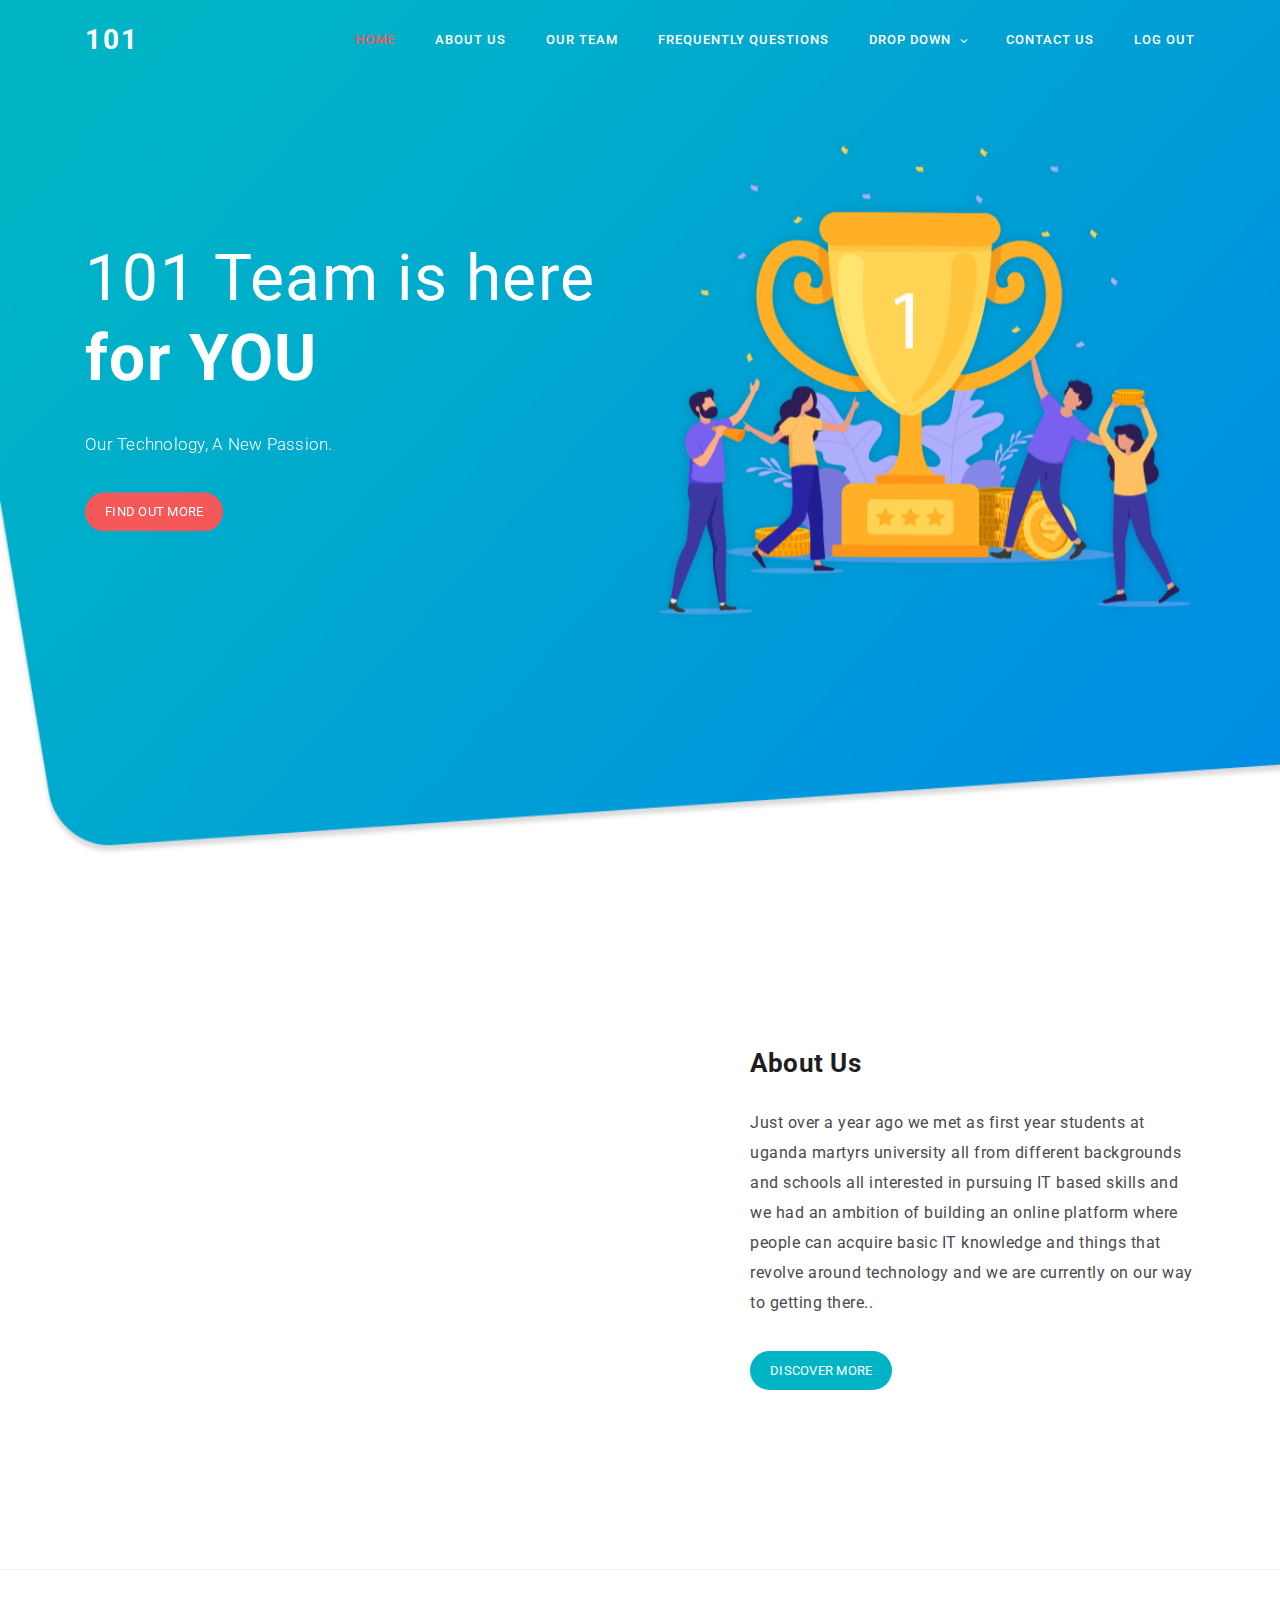
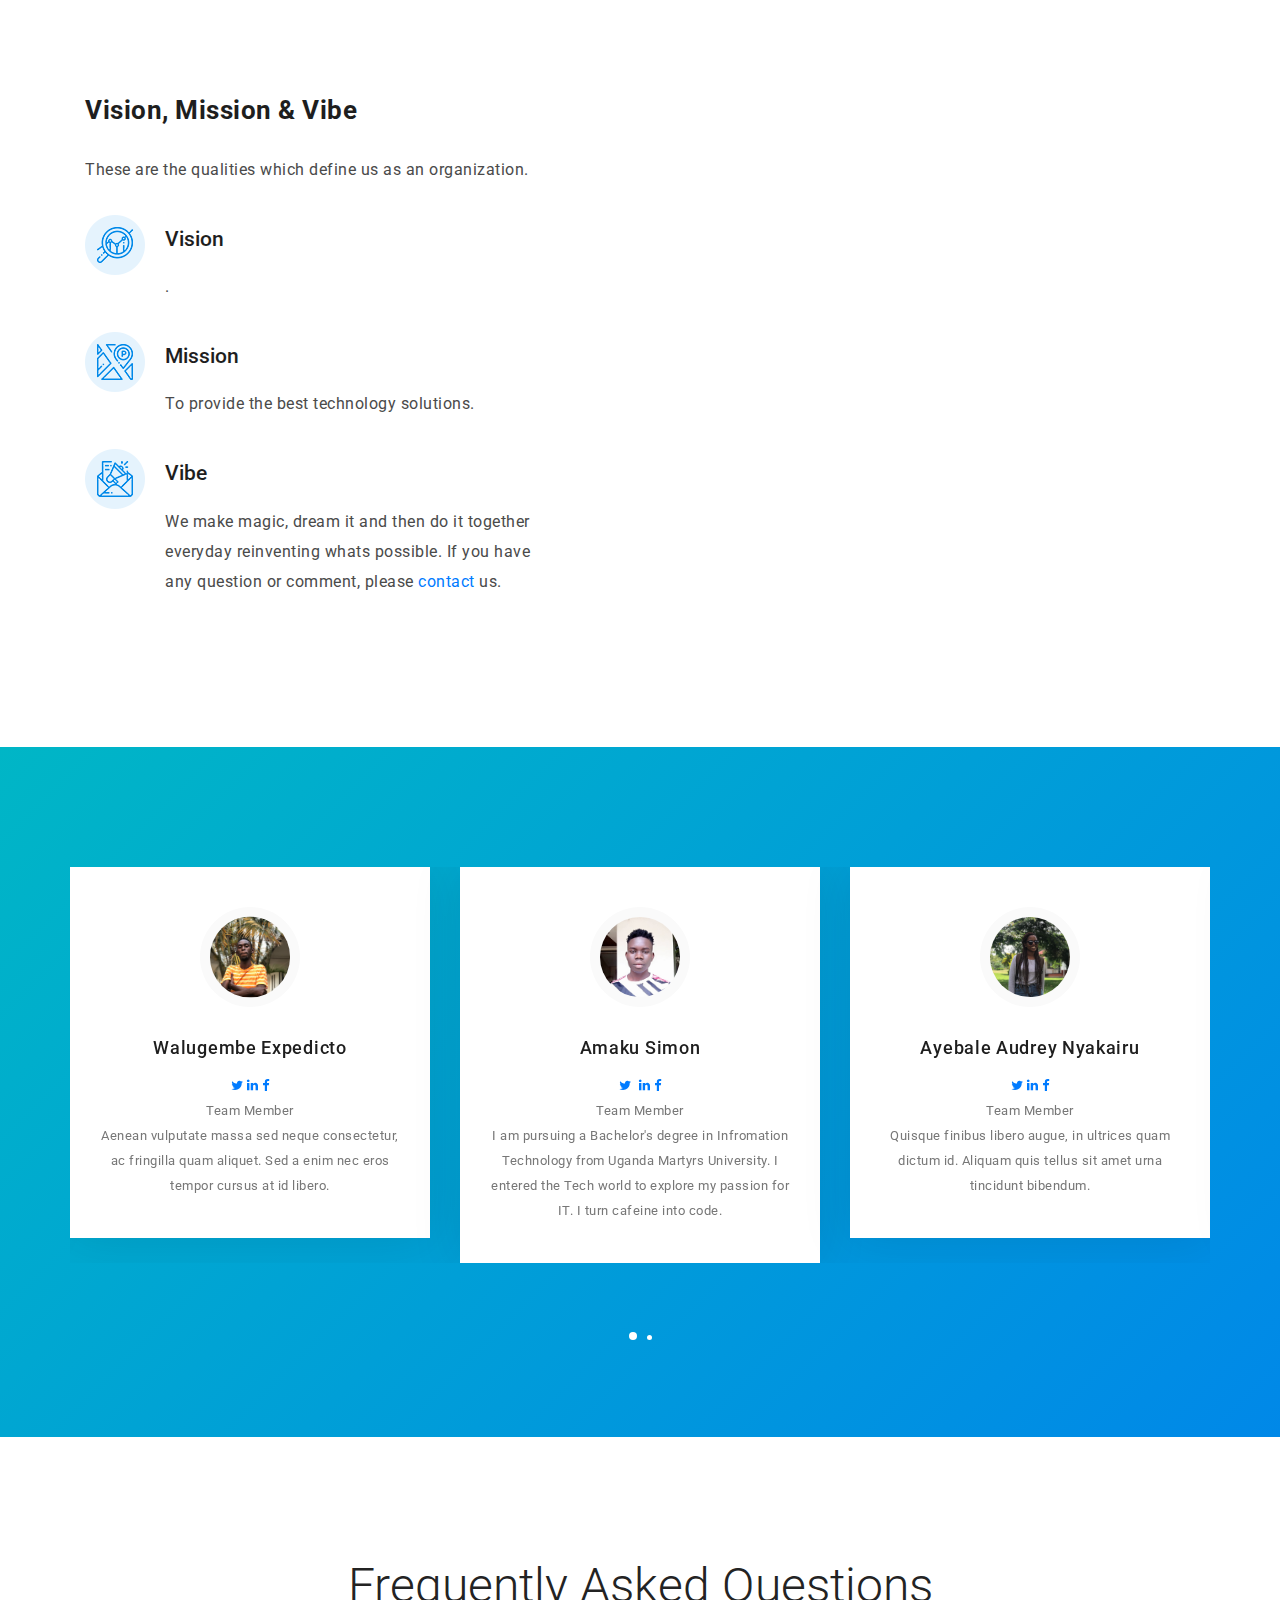
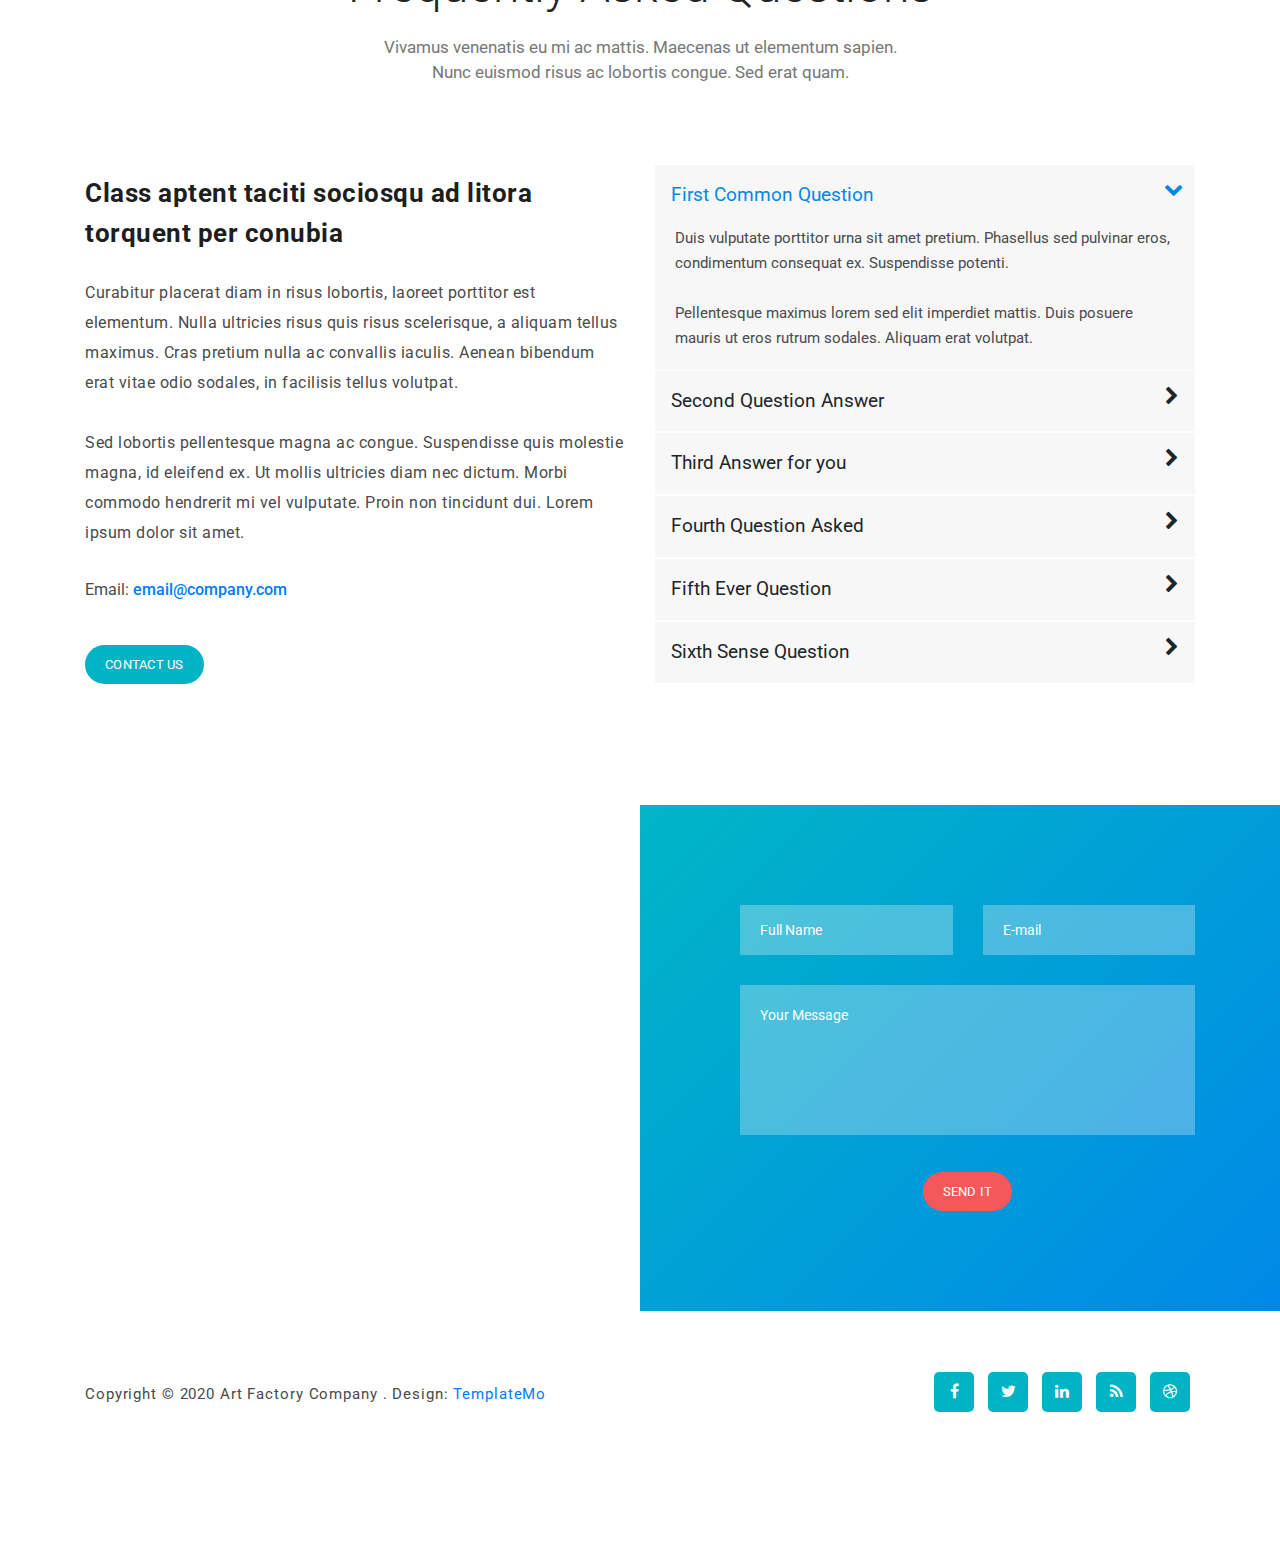
<file: index.html>
<!DOCTYPE html>
<html lang="en">

  <head>

    <meta charset="utf-8">
    <meta name="viewport" content="width=device-width, initial-scale=1, shrink-to-fit=no">
    <meta name="description" content="">
    <meta name="author" content="Template Mo">
    <link href="https://fonts.googleapis.com/css?family=Roboto:100,300,400,500,700,900" rel="stylesheet">

    <title>101 Tech Hub</title>
<!--

ART FACTORY

https://templatemo.com/tm-537-art-factory

-->
    <!-- Additional CSS Files -->
    <link rel="stylesheet" type="text/css" href="assets/css/bootstrap.min.css">
    <link rel="stylesheet" type="text/css" href="assets/css/font-awesome.css">
    <link rel="stylesheet" type="text/css" href="assets/css/templatemo-art-factory.css">
    <link rel="stylesheet" type="text/css" href="assets/css/owl-carousel.css">

    </head>
    
    <body>
    
    <!-- **** Preloader Start ***** -->
    <div id="preloader">
        <div class="jumper">
            <div></div>
            <div></div>
            <div></div>
        </div>
    </div>  
    <!-- ***** Preloader End ***** -->
    
    
    <!-- ***** Header Area Start ***** -->
    <header class="header-area header-sticky">
        <div class="container">
            <div class="row">
                <div class="col-12">
                    <nav class="main-nav">
                        <!-- ***** Logo Start ***** -->
                        <a href="#" class="logo">101</a>
                        <!-- ***** Logo End ***** -->
                        <!-- ***** Menu Start ***** -->
                        <ul class="nav">
                            <li class="scroll-to-section"><a href="#welcome" class="active">Home</a></li>
                            <li class="scroll-to-section"><a href="#about">About Us</a></li>
                            <li class="scroll-to-section"><a href="#services">Our Team</a></li>
                            <li class="scroll-to-section"><a href="#frequently-question">Frequently Questions</a></li>
                            <li class="submenu">
                                <a href="javascript:;">Drop Down</a>
                                <ul>
                                    <li><a href="">LogIn</a></li>
                                    <li><a href="">SignUP</a></li>
                                </ul>
                            </li>
                            <li class="scroll-to-section"><a href="#contact-us">Contact Us</a></li>
                            <li class=""><a href="login.html">Log Out</a></li>
                        </ul>
                        <a class='menu-trigger'>
                            <span>Menu</span>
                        </a>
                        <!-- **** Menu End ***** -->
                    </nav>
                </div>
            </div>
        </div>
    </header>
    <!-- **** Header Area End ***** -->


    <!-- ***** Welcome Area Start ***** -->
    <div class="welcome-area" id="welcome">

        <!-- ***** Header Text Start ***** -->
        <div class="header-text">
            <div class="container">
                <div class="row">
                    <div class="left-text col-lg-6 col-md-6 col-sm-12 col-xs-12" data-scroll-reveal="enter left move 30px over 0.6s after 0.4s">
                        <h1>101 Team is here <strong>for YOU</strong></h1>
                        <p>Our Technology, A New Passion.</p>
                        <a href="#about" class="main-button-slider">Find Out More</a>
                    </div>
                    <div class="col-lg-6 col-md-6 col-sm-12 col-xs-12" data-scroll-reveal="enter right move 30px over 0.6s after 0.4s">
                        <img src="assets/images/slider-icon.png" class="rounded img-fluid d-block mx-auto" alt="First Vector Graphic">
                    </div>
                </div>
            </div>
        </div>
        <!-- ***** Header Text End ***** -->
    </div>
    <!-- ***** Welcome Area End ***** -->


    <!-- ***** Features Big Item Start ***** -->
    <section class="section" id="about">
        <div class="container">
            <div class="row">
                <div class="col-lg-7 col-md-12 col-sm-12" data-scroll-reveal="enter left move 30px over 0.6s after 0.4s">
                    <img src="assets/images/left-image.png" class="rounded img-fluid d-block mx-auto" alt="App">
                </div>
                <div class="right-text col-lg-5 col-md-12 col-sm-12 mobile-top-fix">
                    <div class="left-heading">
                        <h5>About Us</h5>
                    </div>
                    <div class="left-text">
                        <p>Just over a year ago we met as first year students at uganda martyrs university all from different backgrounds and schools all interested in pursuing IT based skills and we had an ambition of building an online platform where people can acquire basic IT knowledge and things that revolve around technology and we are currently on our way to getting there..</p>
                        <a href="#about2" class="main-button">Discover More</a>
                    </div>
                </div>
            </div>
            <div class="row">
                <div class="col-lg-12">
                    <div class="hr"></div>
                </div>
            </div>
        </div>
    </section>
    <!-- ***** Features Big Item End ***** -->


    <!-- ***** Features Big Item Start ***** -->
    <section class="section" id="about2">
        <div class="container">
            <div class="row">
                <div class="left-text col-lg-5 col-md-12 col-sm-12 mobile-bottom-fix">
                    <div class="left-heading">
                        <h5>Vision, Mission & Vibe</h5>
                    </div>
                    <p>These are the qualities which define us as an organization.</p>
                    <ul>
                        <li>
                            <img src="assets/images/about-icon-01.png" alt="">
                            <div class="text">
                                <h6>Vision</h6>
                                <p>.</p>
                            </div>
                        </li>
                        <li>
                            <img src="assets/images/about-icon-02.png" alt="">
                            <div class="text">
                                <h6>Mission</h6>
                                <p>To provide the best technology solutions.</p>
                            </div>
                        </li>
                        <li>
                            <img src="assets/images/about-icon-03.png" alt="">
                            <div class="text">
                                <h6>Vibe</h6>
                                <p>We make magic, dream it and then do it together everyday reinventing whats possible. If you have any question or comment, please <a rel="nofollow" href="https://templatemo.com/contact">contact</a> us.</p>
                            </div>
                        </li>
                    </ul>
                </div>
                <div class="right-image col-lg-7 col-md-12 col-sm-12 mobile-bottom-fix-big" data-scroll-reveal="enter right move 30px over 0.6s after 0.4s">
                    <img src="assets/images/right-image.png" class="rounded img-fluid d-block mx-auto" alt="App">
                </div>
            </div>
        </div>
    </section>
    <!-- ***** Features Big Item End ***** -->


    <!-- ***** Features Small Start ***** -->
    <section class="section" id="services">
        <div class="container">
            <div class="row">
                <div class="owl-carousel owl-theme">
                    <div class="item service-item">
                        <div class="icon">
                            <i><img src="assets/images/walu.JPG" alt=""></i>
                        </div>
                        <h3 class="service-title">Walugembe Expedicto</h3>
                        <p><a href="https://twitter.com/amaku01"><i class="fa fa-twitter"></i></a>
                            <a href="https://ug.linkedin.com/in/amaku-simon-b07599205"><i class="fa fa-linkedin"></i></a>
                            <a href="https://www.facebook.com/amaku.simon.5?pageid=330692897008396&ftentidentifier=2037557716321897&padding=0"><i class="fa fa-facebook">
                         
                            </i></a></p>
                            <p class="title">Team Member</p>
                        <p>Aenean vulputate massa sed neque consectetur, ac fringilla quam aliquet. Sed a enim nec eros tempor cursus at id libero.</p>
                        

                
                    </div>
                    <div class="item service-item">
                        <div class="icon">
                            <i><img src="assets/images/amaku.jpeg" alt=""></i>
                        </div>
                        <h3 class="service-title">Amaku Simon</h3>                      
                        
                         <p><a href="https://twitter.com/amaku01"><i class="fa fa-twitter"></i></a>
                            <a href="https://twitter.com/mafsyo21"><i class="fa fa-telegram-plane"></i></a>
                            <a href="https://ug.linkedin.com/in/amaku-simon-b07599205"><i class="fa fa-linkedin"></i></a>
                            <a href="https://www.facebook.com/amaku.simon.5?pageid=330692897008396&ftentidentifier=2037557716321897&padding=0"><i class="fa fa-facebook">          
                            </i></a></p> 
                            <p class="title">Team Member</p>
                            <p> I am pursuing a Bachelor's degree in Infromation Technology from Uganda Martyrs University. I entered the Tech world to explore my passion for IT. I turn cafeine into code.</p>

                    </div>
                    <div class="item service-item">
                        <div class="icon">
                            <i><img src="assets/images/audrey.jpeg" alt=""></i>
                        </div>
                        <h3 class="service-title">Ayebale Audrey Nyakairu</h3>
                        <p><a href="https://twitter.com/amaku01"><i class="fa fa-twitter"></i></a>
                            <a href="https://ug.linkedin.com/in/amaku-simon-b07599205"><i class="fa fa-linkedin"></i></a>
                            <a href="https://www.facebook.com/amaku.simon.5?pageid=330692897008396&ftentidentifier=2037557716321897&padding=0"><i class="fa fa-facebook">
            
                            </i></a></p>
                        <p class="title">Team Member</p>
                             
                        <p>Quisque finibus libero augue, in ultrices quam dictum id. Aliquam quis tellus sit amet urna tincidunt bibendum.</p>

                    </div>
                    <div class="item service-item">
                        <div class="icon">
                            <i><img src="assets/images/dani.jpeg" alt=""></i>
                        </div>
                        <h3 class="service-title">Ologe Daniel Comboni</h3>
                        <p><a href="https://twitter.com/dannie61375698"><i class="fa fa-twitter"></i></a>
                            <a href="https://ug.linkedin.com/in/dannie"><i class="fa fa-telegram-plane"></i></a>
                            <a href="https://www.facebook.com/ologe.daniel"><i class="fa fa-facebook">
            
                            </i></a></p>
                        <p class="title">Team Member</p>
                        <p>My name is Ologe Daniel Comboni aged 21 currently an IT student at Uganda Martyrs University. Am from Kampala Uganda.</p>
                    </div>
                    <div class="item service-item">
                        <div class="icon">
                            <i><img src="assets/images/viola.jpeg" alt=""></i>
                        </div>
                        <h3 class="service-title">Birungi Viola</h3>
                        <p><a href="https://twitter.com/amaku01"><i class="fa fa-twitter"></i></a>
                            <a href="https://ug.linkedin.com/in/amaku-simon-b07599205"><i class="fa fa-linkedin"></i></a>
                            <a href="https://www.facebook.com/amaku.simon.5?pageid=330692897008396&ftentidentifier=2037557716321897&padding=0"><i class="fa fa-facebook">
            
                            </i></a></p>
                        <p class="title">Team Member</p>
                        <p>Curabitur aliquam eget tellus id porta. Proin justo sapien, posuere suscipit tortor in, fermentum mattis elit.</p>
                    </div>
                </div>
            </div>
        </div>
    </section>
    <!-- ***** Features Small End ***** -->


    <!-- ***** Frequently Question Start ***** -->
    <section class="section" id="frequently-question">
        <div class="container">
            <!-- ***** Section Title Start ***** -->
            <div class="row">
                <div class="col-lg-12">
                    <div class="section-heading">
                        <h2>Frequently Asked Questions</h2>
                    </div>
                </div>
                <div class="offset-lg-3 col-lg-6">
                    <div class="section-heading">
                        <p>Vivamus venenatis eu mi ac mattis. Maecenas ut elementum sapien. Nunc euismod risus ac lobortis congue. Sed erat quam.</p>
                    </div>
                </div>
            </div>
            <!-- ***** Section Title End ***** -->

            <div class="row">
                <div class="left-text col-lg-6 col-md-6 col-sm-12">
                    <h5>Class aptent taciti sociosqu ad litora torquent per conubia</h5>
                    <div class="accordion-text">
                        <p>Curabitur placerat diam in risus lobortis, laoreet porttitor est elementum. Nulla ultricies risus quis risus scelerisque, a aliquam tellus maximus. Cras pretium nulla ac convallis iaculis. Aenean bibendum erat vitae odio sodales, in facilisis tellus volutpat.</p>
                        <p>Sed lobortis pellentesque magna ac congue. Suspendisse quis molestie magna, id eleifend ex. Ut mollis ultricies diam nec dictum. Morbi commodo hendrerit mi vel vulputate. Proin non tincidunt dui. Lorem ipsum dolor sit amet.</p>
                        <span>Email: <a href="#">email@company.com</a><br></span>
                        <a href="#contact-us" class="main-button">Contact Us</a>
                    </div>
                </div>
                <div class="col-lg-6 col-md-6 col-sm-12">
                    <div class="accordions is-first-expanded">
                        <article class="accordion">
                            <div class="accordion-head">
                                <span>First Common Question</span>
                                <span class="icon">
                                    <i class="icon fa fa-chevron-right"></i>
                                </span>
                            </div>
                            <div class="accordion-body">
                                <div class="content">
                                    <p>Duis vulputate porttitor urna sit amet pretium. Phasellus sed pulvinar eros, condimentum consequat ex. Suspendisse potenti.
                                    <br><br>
                                    Pellentesque maximus lorem sed elit imperdiet mattis. Duis posuere mauris ut eros rutrum sodales. Aliquam erat volutpat.</p>
                                </div>
                            </div>
                        </article>
                        <article class="accordion">
                            <div class="accordion-head">
                                <span>Second Question Answer</span>
                                <span class="icon">
                                    <i class="icon fa fa-chevron-right"></i>
                                </span>
                            </div>
                            <div class="accordion-body">
                                <div class="content">
                                    <p>Sed odio elit, cursus sed consequat at, rutrum eget augue. Cras ac eros iaculis, tempor quam sit amet, scelerisque mi. Quisque eu risus eget nunc porttitor vestibulum at a ante.
                                    <br><br>
                                    Praesent ut placerat turpis, vel pellentesque dolor. Sed rutrum eleifend tortor, eu luctus orci sagittis in. In blandit fringilla mollis.</p>
                                </div>
                            </div>
                        </article>
                        <article class="accordion">
                            <div class="accordion-head">
                                <span>Third Answer for you</span>
                                <span class="icon">
                                    <i class="icon fa fa-chevron-right"></i>
                                </span>
                            </div>
                            <div class="accordion-body">
                                <div class="content">
                                    <p>Proin feugiat ante ut vulputate rutrum. Nam quis erat turpis. Nullam maximus pharetra lorem, eu condimentum est iaculis ut. Pellentesque mattis ultrices dignissim. 
                                    <br><br>
                                    Etiam et enim finibus, feugiat massa efficitur, finibus sapien. Sed cursus lacus quis arcu scelerisque, eget ornare risus maximus. Aenean non lectus id odio rhoncus pharetra.</p>
                                </div>
                            </div>
                        </article>
                        <article class="accordion">
                            <div class="accordion-head">
                                <span>Fourth Question Asked</span>
                                <span class="icon">
                                    <i class="icon fa fa-chevron-right"></i>
                                </span>
                            </div>
                            <div class="accordion-body">
                                <div class="content">
                                    <p>Phasellus eu purus ornare, eleifend orci nec, egestas nulla. Sed sed aliquet sapien. Proin placerat, ipsum eu posuere blandit, tellus quam consectetur nisi, id sollicitudin diam ex at nisi.
                                    <br><br>
                                    Aenean fermentum eget turpis egestas semper. Sed finibus mollis venenatis. Praesent at sem in massa iaculis pharetra.</p>
                                </div>
                            </div>
                        </article>
                        <article class="accordion">
                            <div class="accordion-head">
                                <span>Fifth Ever Question</span>
                                <span class="icon">
                                    <i class="icon fa fa-chevron-right"></i>
                                </span>
                            </div>
                            <div class="accordion-body">
                                <div class="content">
                                    <p>Quisque aliquet ipsum ut magna rhoncus, euismod lacinia elit rhoncus. Sed sapien elit, mollis ut ultricies quis, fermentum nec ante.
                                    <br><br>
                                    Sed nec ex nec tortor fermentum sollicitudin id ut ligula. Ut sagittis rutrum lectus, non sagittis ante euismod eu. </p>
                                </div>
                            </div>
                        </article>
                        <article class="accordion">
                            <div class="accordion-head">
                                <span>Sixth Sense Question</span>
                                <span class="icon">
                                    <i class="icon fa fa-chevron-right"></i>
                                </span>
                            </div>
                            <div class="accordion-body">
                                <div class="content">
                                    <p>Suspendisse potenti. Ut dapibus leo ut massa vulputate semper. Pellentesque maximus lorem sed elit imperdiet mattis. Duis posuere mauris ut eros rutrum sodales. Aliquam erat volutpat.</p>
                                </div>
                            </div>
                        </article>
                    </div>
                </div>
            </div>
        </div>
    </section>
    <!-- ***** Frequently Question End ***** -->


    <!-- ***** Contact Us Start ***** -->
    <section class="section" id="contact-us">
        <div class="container-fluid">
            <div class="row">
                <!-- ***** Contact Map Start ***** -->
                <div class="col-lg-6 col-md-6 col-sm-12">
                    <div id="map">
                      <!-- How to change your own map point
                           1. Go to Google Maps
                           2. Click on your location point
                           3. Click "Share" and choose "Embed map" tab
                           4. Copy only URL and paste it within the src="" field below
                    -->
                    <iframe src="https://maps.google.com/maps?q=uganda%20nkozi&t=&z=13&ie=UTF8&iwloc=&output=embed" width="100%" height="500px" frameborder="0" style="border:0" allowfullscreen></iframe>
                    </div>
                </div>
                <!-- ***** Contact Map End ***** -->

                <!-- ***** Contact Form Start ***** -->
                <div class="col-lg-6 col-md-6 col-sm-12">
                    <div class="contact-form">
                        <form id="contact" action="message.php" method="post">
                          <div class="row">
                            <div class="col-md-6 col-sm-12">
                              <fieldset>
                                <input name="name" type="text" id="name" placeholder="Full Name" required="" class="contact-field">
                              </fieldset>
                            </div>
                            <div class="col-md-6 col-sm-12">
                              <fieldset>
                                <input name="email" type="text" id="email" placeholder="E-mail" required="" class="contact-field">
                              </fieldset>
                            </div>
                            <div class="col-lg-12">
                              <fieldset>
                                <textarea name="message" rows="6" id="message" placeholder="Your Message" required="" class="contact-field"></textarea>
                              </fieldset>
                            </div>
                            <div class="col-lg-12">
                              <fieldset>
                                <button type="submit" id="form-submit" class="main-button">Send It</button>
                              </fieldset>
                            </div>
                          </div>
                        </form>
                    </div>
                </div>
                <!-- ***** Contact Form End ***** -->
            </div>
        </div>
    </section>
    <!-- ***** Contact Us End ***** -->

    
    <!-- ***** Footer Start ***** -->
    <footer>
        <div class="container">
            <div class="row">
                <div class="col-lg-7 col-md-12 col-sm-12">
                    <p class="copyright">Copyright &copy; 2020 Art Factory Company 
                
                . Design: <a rel="nofollow" href="https://templatemo.com">TemplateMo</a></p>
                </div>
                <div class="col-lg-5 col-md-12 col-sm-12">
                    <ul class="social">
                        <li><a href="#"><i class="fa fa-facebook"></i></a></li>
                        <li><a href="#"><i class="fa fa-twitter"></i></a></li>
                        <li><a href="#"><i class="fa fa-linkedin"></i></a></li>
                        <li><a href="#"><i class="fa fa-rss"></i></a></li>
                        <li><a href="#"><i class="fa fa-dribbble"></i></a></li>
                    </ul>
                </div>
            </div>
        </div>
    </footer>
    
    <!-- jQuery -->
    <script src="assets/js/jquery-2.1.0.min.js"></script>

    <!-- Bootstrap -->
    <script src="assets/js/popper.js"></script>
    <script src="assets/js/bootstrap.min.js"></script>

    <!-- Plugins -->
    <script src="assets/js/owl-carousel.js"></script>
    <script src="assets/js/scrollreveal.min.js"></script>
    <script src="assets/js/waypoints.min.js"></script>
    <script src="assets/js/jquery.counterup.min.js"></script>
    <script src="assets/js/imgfix.min.js"></script> 
    
    <!-- Global Init -->
    <script src="assets/js/custom.js"></script>

  </body>
</html>
</file>
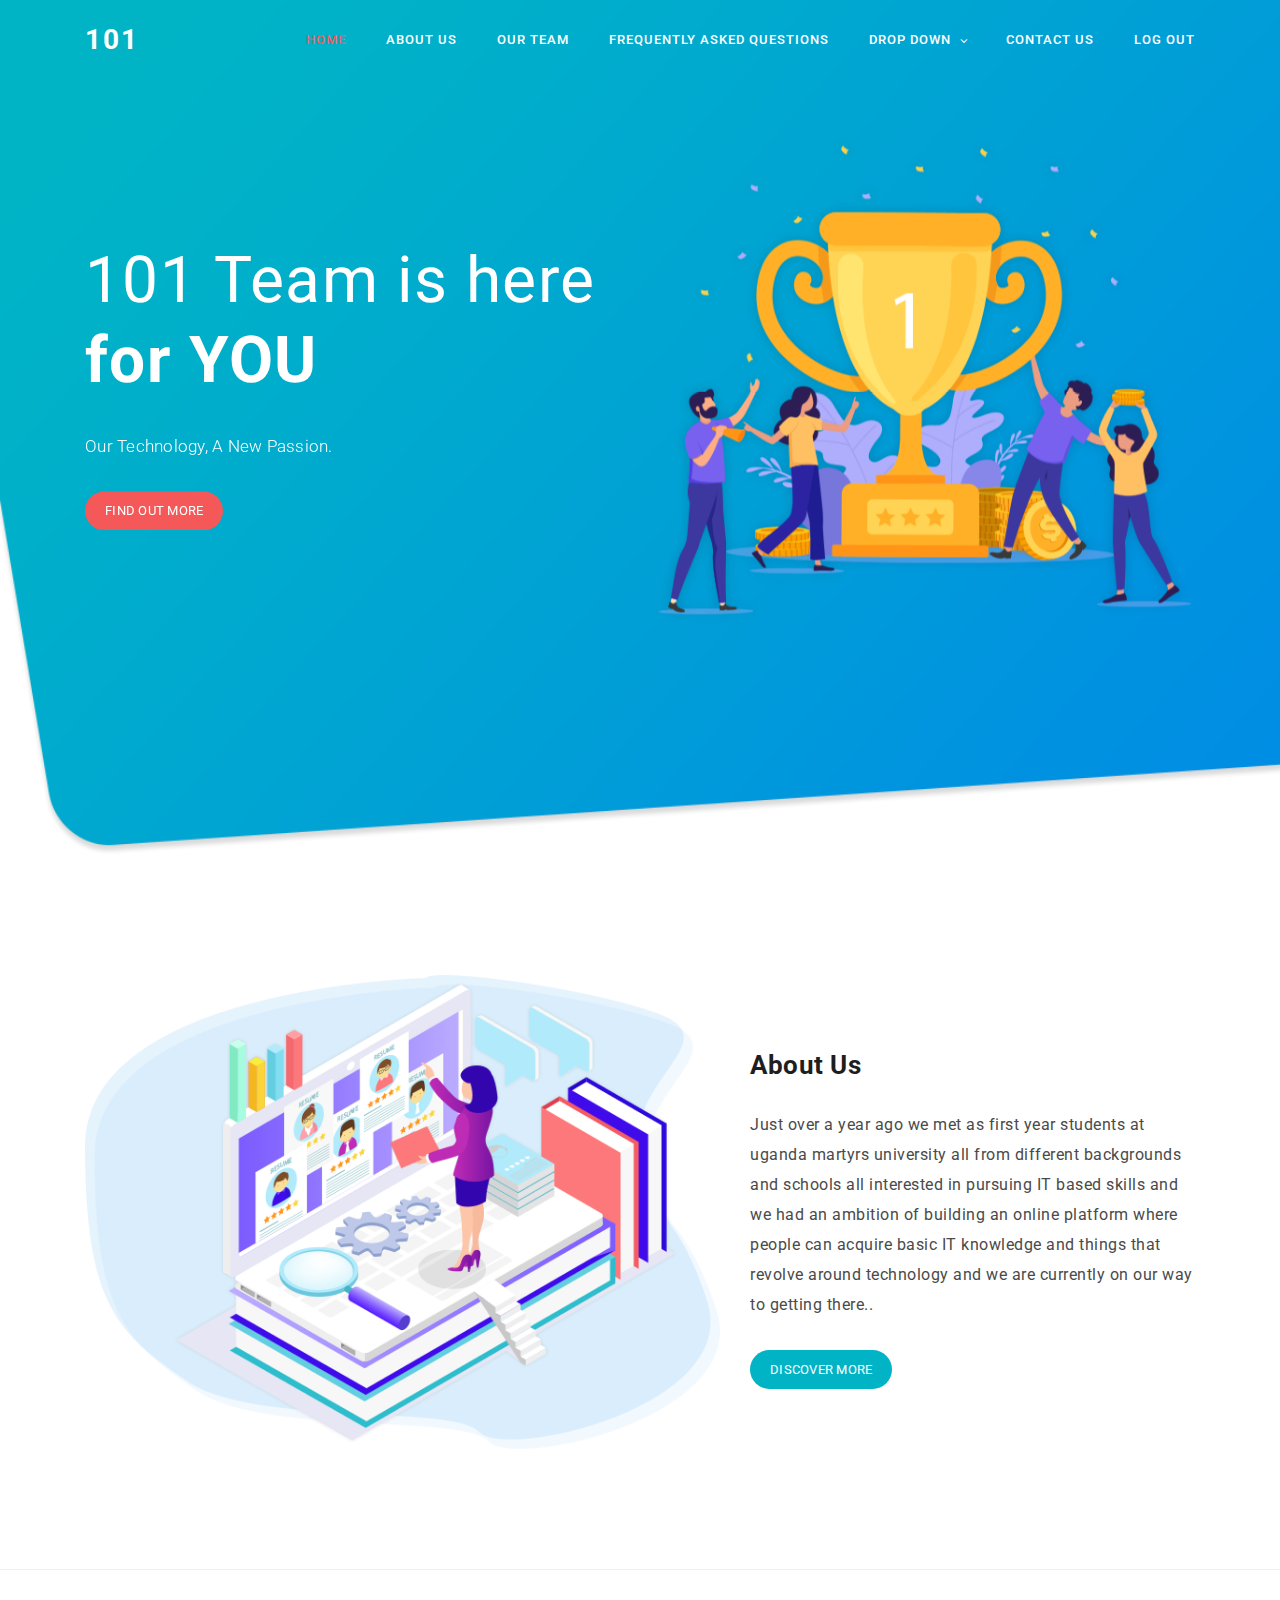
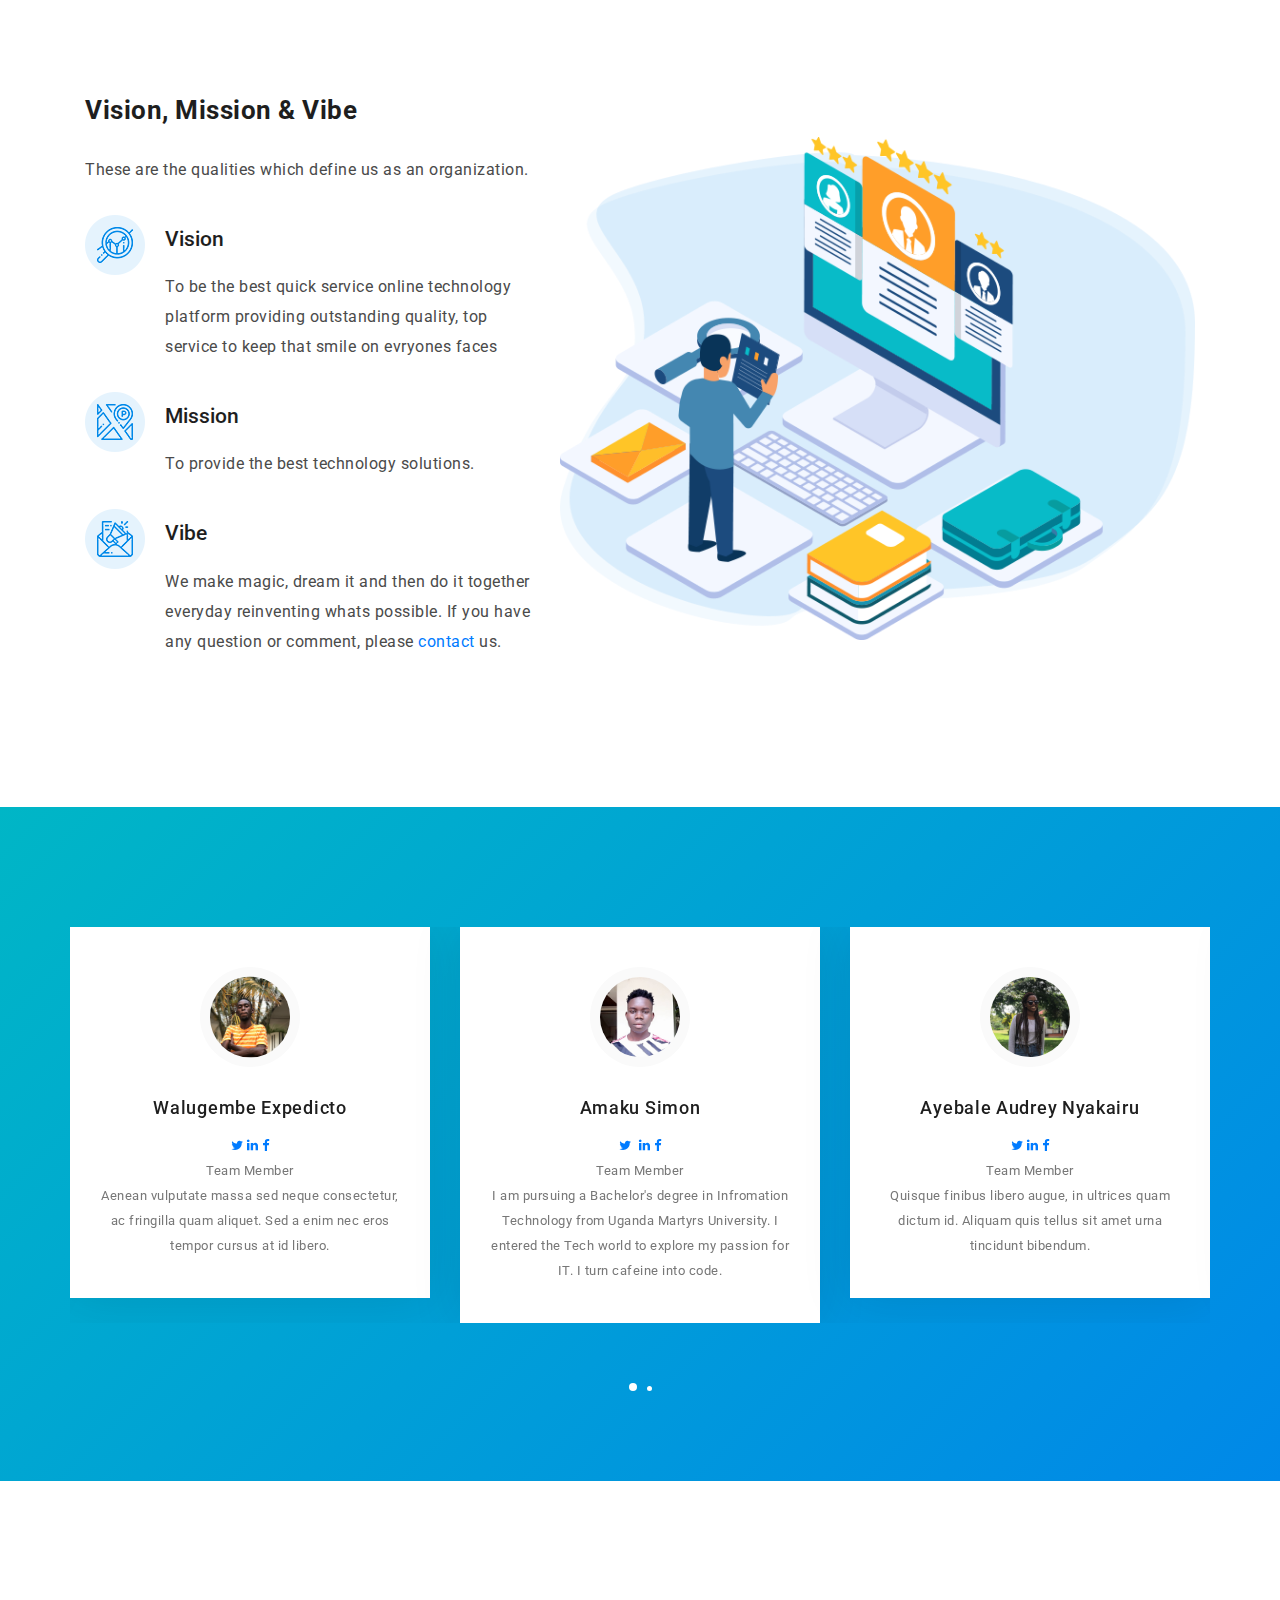
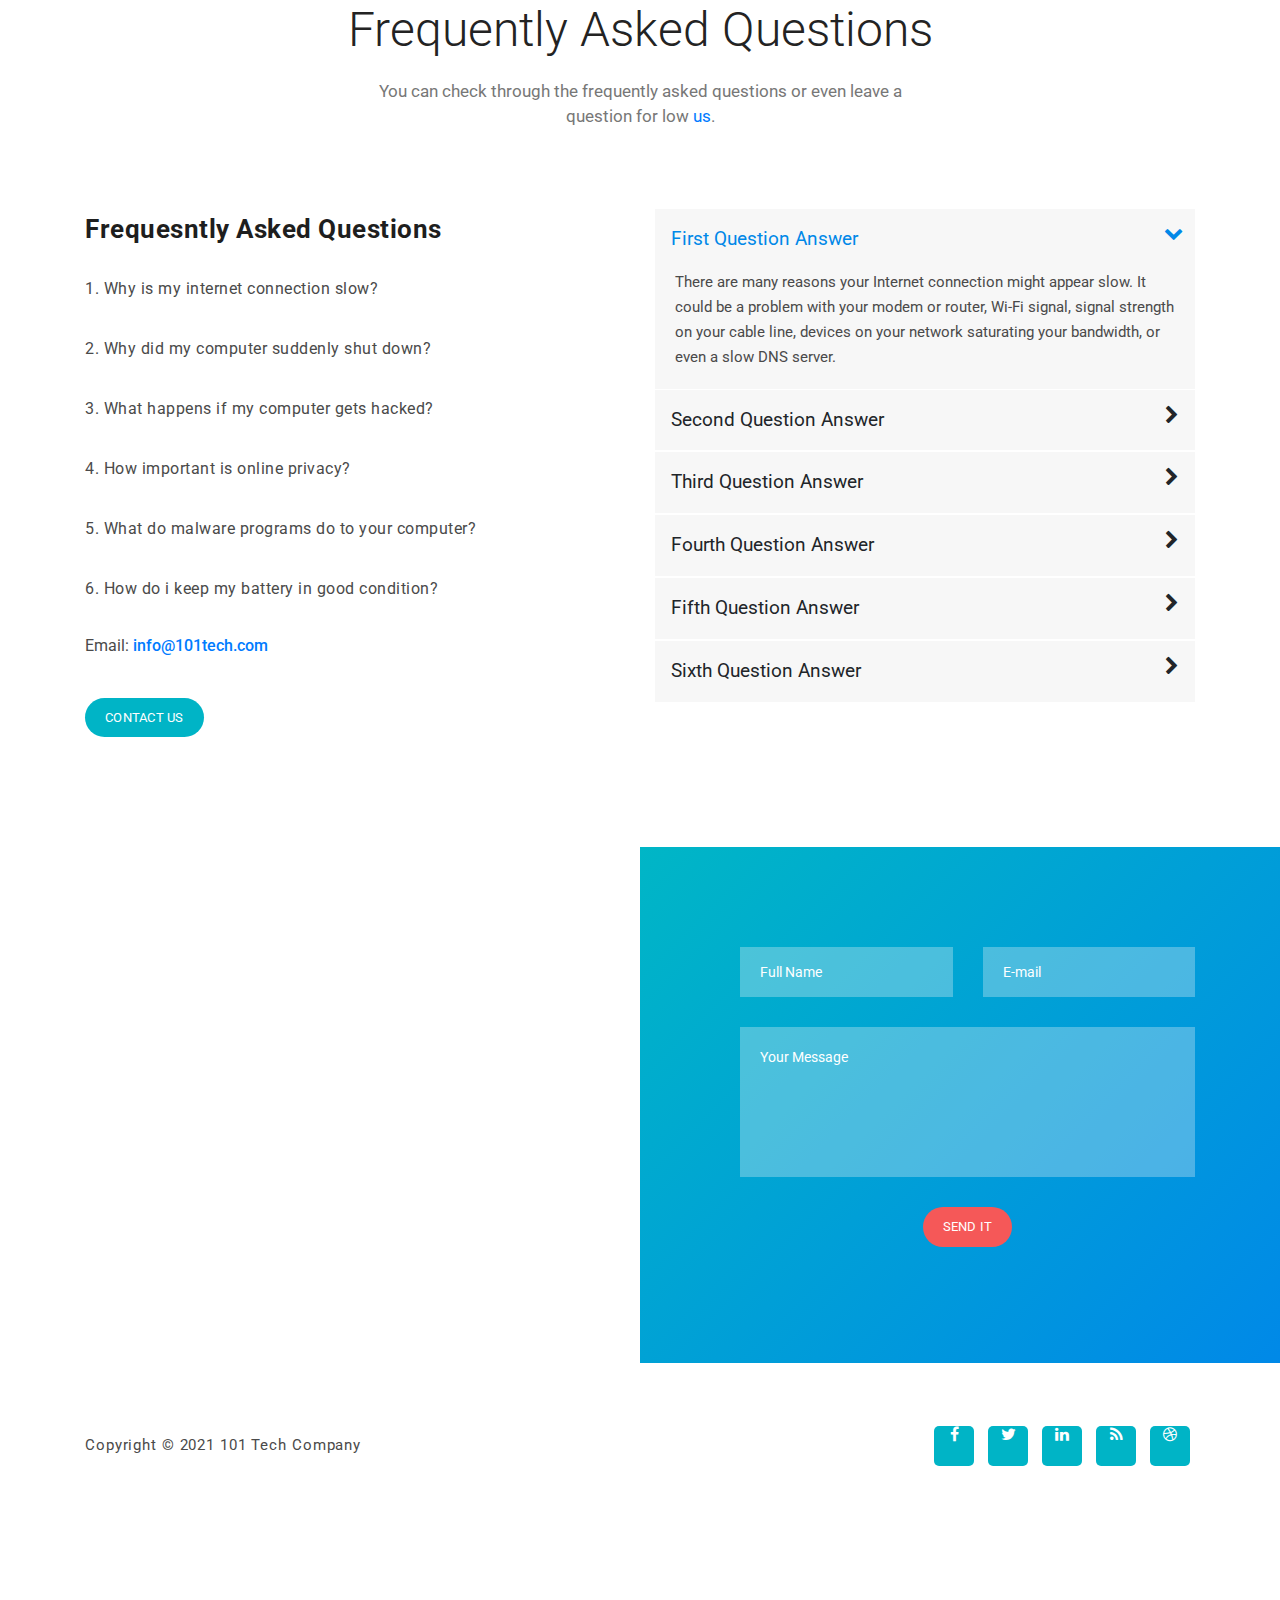
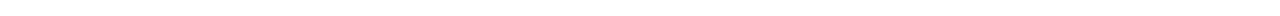
<file: home.html>
<php?
    session_start();

?>

<!DOCTYPE html>
<html lang="en">

  <head>

    <meta charset="utf-8">
    <meta name="viewport" content="width=device-width, initial-scale=1, shrink-to-fit=no">
    <meta name="description" content="">
    <meta name="author" content="Template Mo">
    <link href="https://fonts.googleapis.com/css?family=Roboto:100,300,400,500,700,900" rel="stylesheet">

    <title>101 Tech</title>
<!--

ART FACTORY

https://templatemo.com/tm-537-art-factory

-->
    <!-- Additional CSS Files -->
    <link rel="stylesheet" type="text/css" href="assets/css/bootstrap.min.css">
    <link rel="stylesheet" type="text/css" href="assets/css/font-awesome.css">
    <link rel="stylesheet" type="text/css" href="assets/css/templatemo-art-factory.css">
    <link rel="stylesheet" type="text/css" href="assets/css/owl-carousel.css">

    </head>
    
    <body>
    
    <!-- **** Preloader Start ***** -->
    <div id="preloader">
        <div class="jumper">
            <div></div>
            <div></div>
            <div></div>
        </div>
    </div>  
    <!-- ***** Preloader End ***** -->
    
    
    <!-- ***** Header Area Start ***** -->
    <header class="header-area header-sticky">
        <div class="container">
            <div class="row">
                <div class="col-12">
                    <nav class="main-nav">
                        <!-- ***** Logo Start ***** -->
                        <a href="#" class="logo">101</a>
                        <!-- ***** Logo End ***** -->
                        <!-- ***** Menu Start ***** -->
                        <ul class="nav">
                            <li class="scroll-to-section"><a href="#welcome" class="active">Home</a></li>
                            <li class="scroll-to-section"><a href="#about">About Us</a></li>
                            <li class="scroll-to-section"><a href="#services">Our Team</a></li>
                            <li class="scroll-to-section"><a href="#frequently-question">Frequently Asked Questions</a></li>
                            <li class="submenu">
                                <a href="javascript:;">Drop Down</a>
                                <ul>
                                    <li><a href="login.html">LogIn</a></li>
                                    <li><a href="signup.html">SignUP</a></li>
                                </ul>
                            </li>
                            <li class="scroll-to-section"><a href="#contact-us">Contact Us</a></li>
                            <li class=""><a href="login.html">Log Out</a></li>
                        </ul>
                        <a class='menu-trigger'>
                            <span>Menu</span>
                        </a>
                        <!-- **** Menu End ***** -->
                    </nav>
                </div>
            </div>
        </div>
    </header>
    <!-- **** Header Area End ***** -->


    <!-- ***** Welcome Area Start ***** -->
    <div class="welcome-area" id="welcome">

        <!-- ***** Header Text Start ***** -->
        <div class="header-text">
            <div class="container">
                <div class="row">
                    <div class="left-text col-lg-6 col-md-6 col-sm-12 col-xs-12" data-scroll-reveal="enter left move 30px over 0.6s after 0.4s">
                        <h1>101 Team is here <strong>for YOU</strong></h1>
                        <p>Our Technology, A New Passion.</p>
                        <a href="#about" class="main-button-slider">Find Out More</a>
                    </div>
                    <div class="col-lg-6 col-md-6 col-sm-12 col-xs-12" data-scroll-reveal="enter right move 30px over 0.6s after 0.4s">
                        <img src="assets/images/slider-icon.png" class="rounded img-fluid d-block mx-auto" alt="First Vector Graphic">
                    </div>
                </div>
            </div>
        </div>
        <!-- ***** Header Text End ***** -->
    </div>
    <!-- ***** Welcome Area End ***** -->


    <!-- ***** Features Big Item Start ***** -->
    <section class="section" id="about">
        <div class="container">
            <div class="row">
                <div class="col-lg-7 col-md-12 col-sm-12" data-scroll-reveal="enter left move 30px over 0.6s after 0.4s">
                    <img src="assets/images/left-image.png" class="rounded img-fluid d-block mx-auto" alt="App">
                </div>
                <div class="right-text col-lg-5 col-md-12 col-sm-12 mobile-top-fix">
                    <div class="left-heading">
                        <h5>About Us</h5>
                    </div>
                    <div class="left-text">
                        <p>Just over a year ago we met as first year students at uganda martyrs university all from different backgrounds and schools all interested in pursuing IT based skills and we had an ambition of building an online platform where people can acquire basic IT knowledge and things that revolve around technology and we are currently on our way to getting there..</p>
                        <a href="#about2" class="main-button">Discover More</a>
                    </div>
                </div>
            </div>
            <div class="row">
                <div class="col-lg-12">
                    <div class="hr"></div>
                </div>
            </div>
        </div>
    </section>
    <!-- ***** Features Big Item End ***** -->


    <!-- ***** Features Big Item Start ***** -->
    <section class="section" id="about2">
        <div class="container">
            <div class="row">
                <div class="left-text col-lg-5 col-md-12 col-sm-12 mobile-bottom-fix">
                    <div class="left-heading">
                        <h5>Vision, Mission & Vibe</h5>
                    </div>
                    <p>These are the qualities which define us as an organization.</p>
                    <ul>
                        <li>
                            <img src="assets/images/about-icon-01.png" alt="">
                            <div class="text">
                                <h6>Vision</h6>
                                <p>To be the best quick service online technology platform providing outstanding quality, top service to keep that smile on evryones faces</p>
                            </div>
                        </li>
                        <li>
                            <img src="assets/images/about-icon-02.png" alt="">
                            <div class="text">
                                <h6>Mission</h6>
                                <p>To provide the best technology solutions.</p>
                            </div>
                        </li>
                        <li>
                            <img src="assets/images/about-icon-03.png" alt="">
                            <div class="text">
                                <h6>Vibe</h6>
                                <p>We make magic, dream it and then do it together everyday reinventing whats possible. If you have any question or comment, please <a rel="nofollow" href="https://templatemo.com/contact">contact</a> us.</p>
                            </div>
                        </li>
                    </ul>
                </div>
                <div class="right-image col-lg-7 col-md-12 col-sm-12 mobile-bottom-fix-big" data-scroll-reveal="enter right move 30px over 0.6s after 0.4s">
                    <img src="assets/images/right-image.png" class="rounded img-fluid d-block mx-auto" alt="App">
                </div>
            </div>
        </div>
    </section>
    <!-- ***** Features Big Item End ***** -->


    <!-- ***** Features Small Start ***** -->
    <section class="section" id="services">
        <div class="container">
            <div class="row">
                <div class="owl-carousel owl-theme">
                    <div class="item service-item">
                        <div class="icon">
                            <i><img src="assets/images/walu.JPG" alt=""></i>
                        </div>
                        <h3 class="service-title">Walugembe Expedicto</h3>
                        <p><a href="https://twitter.com/billywalu"><i class="fa fa-twitter"></i></a>
                            <a href="https://ug.linkedin.com/in/"><i class="fa fa-linkedin"></i></a>
                            <a href="https://www.facebook.com/walugembe.billy"><i class="fa fa-facebook">
                         
                            </i></a></p>
                            <p class="title">Team Member</p>
                        <p>Aenean vulputate massa sed neque consectetur, ac fringilla quam aliquet. Sed a enim nec eros tempor cursus at id libero.</p>
                        

                
                    </div>
                    <div class="item service-item">
                        <div class="icon">
                            <i><img src="assets/images/amaku.jpeg" alt=""></i>
                        </div>
                        <h3 class="service-title">Amaku Simon</h3>                      
                        
                         <p><a href="https://twitter.com/amaku01"><i class="fa fa-twitter"></i></a>
                            <a href="https://twitter.com/mafsyo21"><i class="fa fa-telegram-plane"></i></a>
                            <a href="https://ug.linkedin.com/in/amaku-simon-b07599205"><i class="fa fa-linkedin"></i></a>
                            <a href="https://www.facebook.com/amaku.simon.5?pageid=330692897008396&ftentidentifier=2037557716321897&padding=0"><i class="fa fa-facebook">          
                            </i></a></p> 
                            <p class="title">Team Member</p>
                            <p> I am pursuing a Bachelor's degree in Infromation Technology from Uganda Martyrs University. I entered the Tech world to explore my passion for IT. I turn cafeine into code.</p>

                    </div>
                    <div class="item service-item">
                        <div class="icon">
                            <i><img src="assets/images/audrey.jpeg" alt=""></i>
                        </div>
                        <h3 class="service-title">Ayebale Audrey Nyakairu</h3>
                        <p><a href="https://twitter.com/amaku01"><i class="fa fa-twitter"></i></a>
                            <a href="https://ug.linkedin.com/in/amaku-simon-b07599205"><i class="fa fa-linkedin"></i></a>
                            <a href="https://www.facebook.com/amaku.simon.5?pageid=330692897008396&ftentidentifier=2037557716321897&padding=0"><i class="fa fa-facebook">
            
                            </i></a></p>
                        <p class="title">Team Member</p>
                             
                        <p>Quisque finibus libero augue, in ultrices quam dictum id. Aliquam quis tellus sit amet urna tincidunt bibendum.</p>

                    </div>
                    <div class="item service-item">
                        <div class="icon">
                            <i><img src="assets/images/dani.jpeg" alt=""></i>
                        </div>
                        <h3 class="service-title">Ologe Daniel Comboni</h3>
                        <p><a href="https://twitter.com/dannie61375698"><i class="fa fa-twitter"></i></a>
                            <a href="https://ug.linkedin.com/in/dannie"><i class="fa fa-telegram-plane"></i></a>
                            <a href="https://www.facebook.com/ologe.daniel"><i class="fa fa-facebook">
            
                            </i></a></p>
                        <p class="title">Team Member</p>
                        <p>My name is Ologe Daniel Comboni aged 21 currently an IT student at Uganda Martyrs University. Am from Kampala Uganda.</p>
                    </div>
                    <div class="item service-item">
                        <div class="icon">
                            <i><img src="assets/images/viola.jpeg" alt=""></i>
                        </div>
                        <h3 class="service-title">Birungi Viola</h3>
                        <p><a href="https://twitter.com/amaku01"><i class="fa fa-twitter"></i></a>
                            <a href="https://ug.linkedin.com/in/amaku-simon-b07599205"><i class="fa fa-linkedin"></i></a>
                            <a href="https://www.facebook.com/amaku.simon.5?pageid=330692897008396&ftentidentifier=2037557716321897&padding=0"><i class="fa fa-facebook">
            
                            </i></a></p>
                        <p class="title">Team Member</p>
                        <p>Curabitur aliquam eget tellus id porta. Proin justo sapien, posuere suscipit tortor in, fermentum mattis elit.</p>
                    </div>
                </div>
            </div>
        </div>
    </section>
    <!-- ***** Features Small End ***** -->


    <!-- ***** Frequently Question Start ***** -->
    <section class="section" id="frequently-question">
        <div class="container">
            <!-- ***** Section Title Start ***** -->
            <div class="row">
                <div class="col-lg-12">
                    <div class="section-heading">
                        <h2>Frequently Asked Questions</h2>
                    </div>
                </div>
                <div class="offset-lg-3 col-lg-6">
                    <div class="section-heading">
                        <p>You can check through the frequently asked questions or even leave a question for low <a href="#contact-us">us</a>.</p>
                    </div>
                </div>
            </div>
            <!-- ***** Section Title End ***** -->

            <div class="row">
                <div class="left-text col-lg-6 col-md-6 col-sm-12">
                    <h5>Frequesntly Asked Questions</h5>
                    <div class="accordion-text">
                       <p> 1. Why is my internet connection slow? </p>
                       <p> 2. Why did my computer suddenly shut down? </p>
                       <p> 3. What happens if my computer gets hacked? </p>
                       <p> 4. How important is online privacy? </p>
                       <p> 5. What do malware programs do to your computer? </p>
                       <p> 6. How do i keep my battery in good condition?</p>
                        <span>Email: <a href="#">info@101tech.com</a><br></span>
                        <a href="#contact-us" class="main-button">Contact Us</a>
                    </div>
                </div>
                <div class="col-lg-6 col-md-6 col-sm-12">
                    <div class="accordions is-first-expanded">
                        <article class="accordion">
                            <div class="accordion-head">
                                <span>First Question Answer</span>
                                <span class="icon">
                                    <i class="icon fa fa-chevron-right"></i>
                                </span>
                            </div>
                            <div class="accordion-body">
                                <div class="content">
                                    <p>There are many reasons your Internet connection might appear slow. It could be a problem with your modem or router, Wi-Fi signal, 
                                        signal strength on your cable line, devices on your network saturating your bandwidth, or even a slow DNS server.</p>
                                </div>
                            </div>
                        </article>
                        <article class="accordion">
                            <div class="accordion-head">
                                <span>Second Question Answer</span>
                                <span class="icon">
                                    <i class="icon fa fa-chevron-right"></i>
                                </span>
                            </div>
                            <div class="accordion-body">
                                <div class="content">
                                    <p>An overheating power supply, due to a malfunctioning fan, can cause a computer to shut down unexpectedly. Continuing to use the faulty power supply can result in damage to the computer and should be replaced immediately. ... 
                                        Software utilities, such as SpeedFan, can also be used to help monitor fans in your computer.</p>
                                </div>
                            </div>
                        </article>
                        <article class="accordion">
                            <div class="accordion-head">
                                <span>Third Question Answer</span>
                                <span class="icon">
                                    <i class="icon fa fa-chevron-right"></i>
                                </span>
                            </div>
                            <div class="accordion-body">
                                <div class="content">
                                    <p>If your computer is hacked, you might notice some of the following symptoms: Frequent pop-up windows, especially the ones that encourage you to visit unusual sites, or download antivirus or other software. Changes to your home page. 
                                        Mass emails being sent from your email account.</p>
                                </div>
                            </div>
                        </article>
                        <article class="accordion">
                            <div class="accordion-head">
                                <span>Fourth Question Answer</span>
                                <span class="icon">
                                    <i class="icon fa fa-chevron-right"></i>
                                </span>
                            </div>
                            <div class="accordion-body">
                                <div class="content">
                                    <p>Online privacy is important for numerous reasons. You don't want to share details of your personal life with strangers and it's hard to be sure what personal information is gathered and by whom: 
                                        information collected by one company might be shared with another.</p>
                                </div>
                            </div>
                        </article>
                        <article class="accordion">
                            <div class="accordion-head">
                                <span>Fifth Question Answer</span>
                                <span class="icon">
                                    <i class="icon fa fa-chevron-right"></i>
                                </span>
                            </div>
                            <div class="accordion-body">
                                <div class="content">
                                    <p>What Can Malware Do? In short, malware can wreak havoc on a computer and its network. Hackers use it to steal passwords, delete files and render computers inoperable. 
                                        <br>
                                        A malware infection can cause many problems that affect daily operation and the long-term security of your company.</p>
                                </div>
                            </div>
                        </article>
                        <article class="accordion">
                            <div class="accordion-head">
                                <span>Sixth Question Answer</span>
                                <span class="icon">
                                    <i class="icon fa fa-chevron-right"></i>
                                </span>
                            </div>
                            <div class="accordion-body">
                                <div class="content">
                                    <p>Avoid overcharging or overusing the phone.<br>
                                        Do not use the phone when charging.<br>
                                        Avoid using the phone at high temperature.<br>
                                        Do not leave your phone in low electricity condition.<br>
                                        Always use the original charger.<br>
                                        Make use of the low power mode.</p>
                                </div>
                            </div>
                        </article>
                    </div>
                </div>
            </div>
        </div>
    </section>
    <!-- ***** Frequently Question End ***** -->


    <!-- ***** Contact Us Start ***** -->
    <section class="section" id="contact-us">
        <div class="container-fluid">
            <div class="row">
                <!-- ***** Contact Map Start ***** -->
                <div class="col-lg-6 col-md-6 col-sm-12">
                    <div id="map">
                      <!-- How to change your own map point
                           1. Go to Google Maps
                           2. Click on your location point
                           3. Click "Share" and choose "Embed map" tab
                           4. Copy only URL and paste it within the src="" field below
                    -->
                    <iframe src="https://maps.google.com/maps?q=uganda%20nkozi&t=&z=13&ie=UTF8&iwloc=&output=embed" width="100%" height="500px" frameborder="0" style="border:0" allowfullscreen></iframe>
                    </div>
                </div>
                <!-- ***** Contact Map End ***** -->

                <!-- ***** Contact Form Start ***** -->
                <div class="col-lg-6 col-md-6 col-sm-12">
                    <div class="contact-form">
                        <form id="contact" action="message.php" method="post">
                          <div class="row">
                            <div class="col-md-6 col-sm-12">
                              <fieldset>
                                <input name="name" type="text" id="name" placeholder="Full Name" required="" class="contact-field">
                              </fieldset>
                            </div>
                            <div class="col-md-6 col-sm-12">
                              <fieldset>
                                <input name="email" type="text" id="email" placeholder="E-mail" required="" class="contact-field">
                              </fieldset>
                            </div>
                            <div class="col-lg-12">
                              <fieldset>
                                <textarea name="message" rows="6" id="message" placeholder="Your Message" required="" class="contact-field"></textarea>
                              </fieldset>
                            </div>
                            <div class="col-lg-12">
                              <fieldset>
                                <button type="submit" id="form-submit" class="main-button">Send It</button>
                              </fieldset>
                            </div>
                          </div>
                        </form>
                    </div>
                </div>
                <!-- ***** Contact Form End ***** -->
            </div>
        </div>
    </section>
    <!-- ***** Contact Us End ***** -->

    
    <!-- ***** Footer Start ***** -->
    <footer>
        <div class="container">
            <div class="row">
                <div class="col-lg-7 col-md-12 col-sm-12">
                    <p class="copyright">Copyright &copy; 2021 101 Tech Company</p>
                </div>
                <div class="col-lg-5 col-md-12 col-sm-12">
                    <ul class="social">
                        <li><a href="facebook/101tech"><i class="fa fa-facebook"></i></a></li>
                        <li><a href="twitter/101tech"><i class="fa fa-twitter"></i></a></li>
                        <li><a href="linkedin/101tech"><i class="fa fa-linkedin"></i></a></li>
                        <li><a href="rss/101tech"><i class="fa fa-rss"></i></a></li>
                        <li><a href="dribble/101tech"><i class="fa fa-dribbble"></i></a></li>
                    </ul>
                </div>
            </div>
        </div>
    </footer>
    
    <!-- jQuery -->
    <script src="assets/js/jquery-2.1.0.min.js"></script>

    <!-- Bootstrap -->
    <script src="assets/js/popper.js"></script>
    <script src="assets/js/bootstrap.min.js"></script>

    <!-- Plugins -->
    <script src="assets/js/owl-carousel.js"></script>
    <script src="assets/js/scrollreveal.min.js"></script>
    <script src="assets/js/waypoints.min.js"></script>
    <script src="assets/js/jquery.counterup.min.js"></script>
    <script src="assets/js/imgfix.min.js"></script> 
    
    <!-- Global Init -->
    <script src="assets/js/custom.js"></script>

  </body>
</html>
</file>
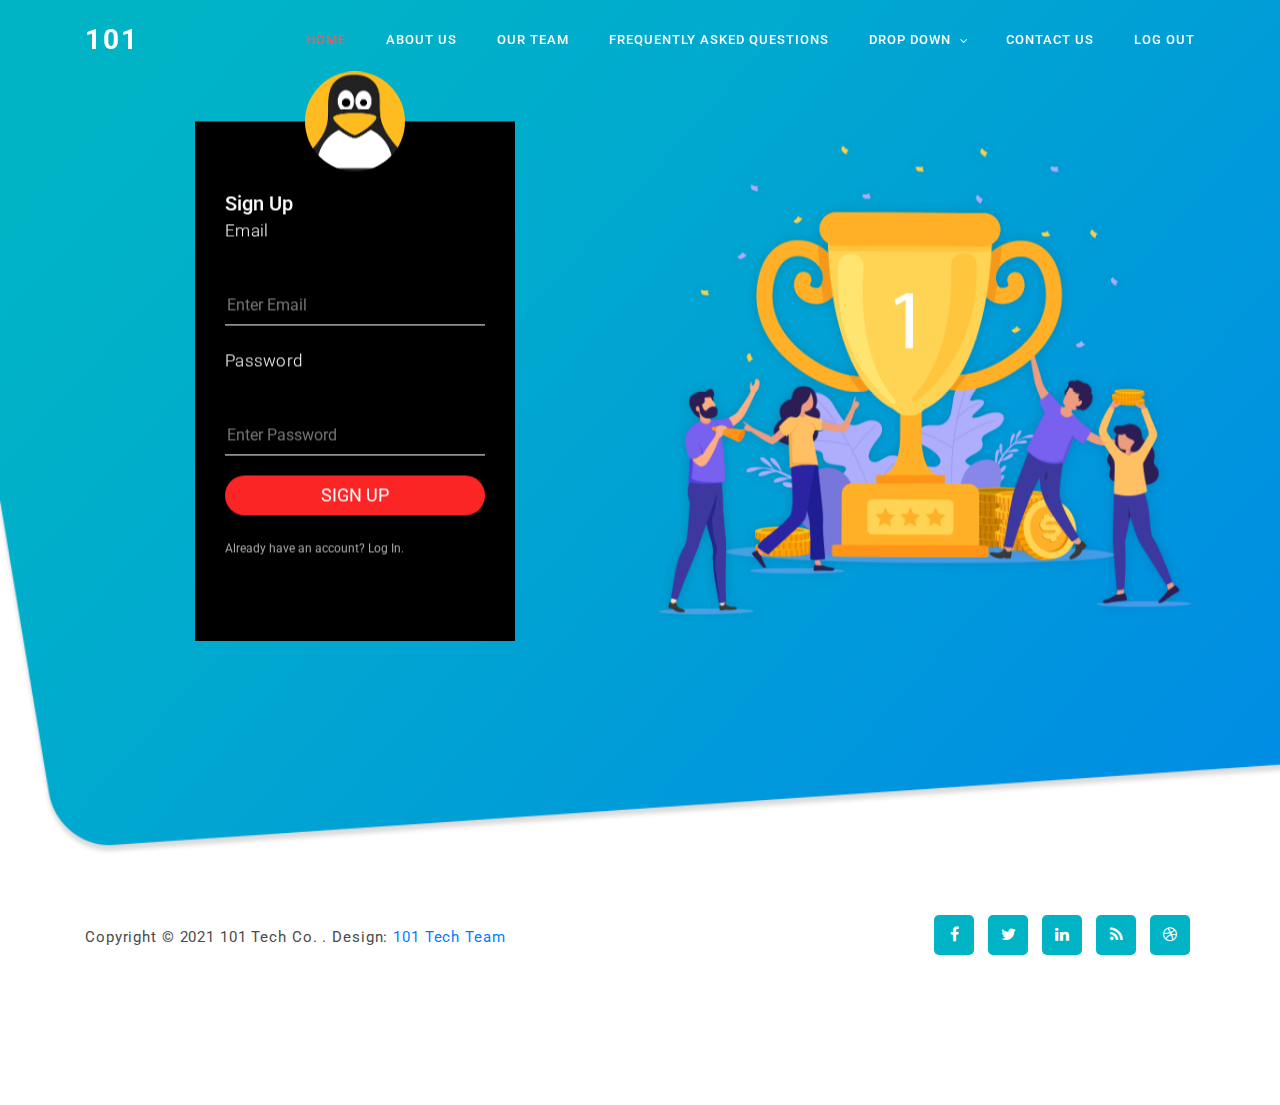
<file: signup.html>
<!DOCTYPE html>
<html lang="en">

  <head>

    <meta charset="utf-8">
    <meta name="viewport" content="width=device-width, initial-scale=1, shrink-to-fit=no">
    <meta name="description" content="">
    <meta name="author" content="Template Mo">
    <link href="https://fonts.googleapis.com/css?family=Roboto:100,300,400,500,700,900" rel="stylesheet">
    <title>signup</title>
    <link rel="stylesheet" type="text/css" href="style.css">
<!--

ART FACTORY

https://templatemo.com/tm-537-art-factory

-->
    <!-- Additional CSS Files -->
    <link rel="stylesheet" type="text/css" href="assets/css/bootstrap.min.css">
    <link rel="stylesheet" type="text/css" href="assets/css/font-awesome.css">
    <link rel="stylesheet" type="text/css" href="assets/css/templatemo-art-factory.css">
    <link rel="stylesheet" type="text/css" href="assets/css/owl-carousel.css">

    </head>
    
    <body>
    
    <!-- **** Preloader Start ***** -->
    <div id="preloader">
        <div class="jumper">
            <div></div>
            <div></div>
            <div></div>
        </div>
    </div>  
    <!-- ***** Preloader End ***** -->
    
    
    <!-- ***** Header Area Start ***** -->
    <header class="header-area header-sticky">
        <div class="container">
            <div class="row">
                <div class="col-12">
                    <nav class="main-nav">
                        <!-- ***** Logo Start ***** -->
                        <a href="#" class="logo">101</a>
                        <!-- ***** Logo End ***** -->
                        <!-- ***** Menu Start ***** -->
                        <ul class="nav">
                            <li class="scroll-to-section"><a href="index.html" class="active">Home</a></li>
                            <li class="scroll-to-section"><a href="index.html">About Us</a></li>
                            <li class="scroll-to-section"><a href="index.html">Our Team</a></li>
                            <li class="scroll-to-section"><a href="i">Frequently Asked Questions</a></li>
                            <li class="submenu">
                                <a href="javascript:;">Drop Down</a>
                                <ul>
                                    <li><a href="login.html">LogIn</a></li>
                                    <li><a href="signup.html">SignUP</a></li>
                                    <li><a href="admin.php">Admin</a></li>
                                    <li><a href="appointments.phpl">Appointment</a></li>
                                    <li><a href="services.php">Services</a></li>
                                </ul>
                            </li>
                            <li class="scroll-to-section"><a href="#contact-us">Contact Us</a></li>
                            <li class=""><a href="login.html">Log Out</a></li>
                        </ul>
                        <a class='menu-trigger'>
                            <span>Menu</span>
                        </a>
                        <!-- **** Menu End ***** -->
                    </nav>
                </div>
            </div>
        </div>
    </header>
    <!-- **** Header Area End ***** -->
    
    <!-- ***** Welcome Area Start ***** -->
    <div class="welcome-area" id="welcome">

        <!-- ***** Header Text Start ***** -->
        <div class="header-text">
            <div class="container">
                <div class="row">
                    <div class="left-text col-lg-6 col-md-6 col-sm-12 col-xs-12" data-scroll-reveal="enter left move 30px over 0.6s after 0.4s">
                        <div class ="signupbox">
                            <img src="avatar.png" class="avatar">
                            <h5>Sign Up </h5>
                            <form action="connection.php" method="post" name="action" value="signup" >
                                
                                <p>Email</p>
                                <input type="text" name ="email" placeholder="Enter Email" required/>
                                <p> Password</p>
                                <input type="password" name="password" placeholder="Enter Password" required/>
                                
                                <input type="submit" name="signup" value="SIGN UP">
                                <a href="login.html"> Already have an account? Log In.</a>  
                            </form>
                        </div>
                    </div>
                    <div class="col-lg-6 col-md-6 col-sm-12 col-xs-12" data-scroll-reveal="enter right move 30px over 0.6s after 0.4s">
                        <img src="assets/images/slider-icon.png" class="rounded img-fluid d-block mx-auto" alt="First Vector Graphic">
                    </div>
                </div>
            </div>
        </div>
        <!-- ***** Header Text End ***** -->
    </div>
    <!-- ***** Welcome Area End ***** -->


    <!-- ***** Footer Start ***** -->
    <footer>
        <div class="container">
            <div class="row">
                <div class="col-lg-7 col-md-12 col-sm-12">
                    <p class="copyright">Copyright &copy; 2021 101 Tech Co. 
                
                . Design: <a rel="nofollow" href="https://templatemo.com">101 Tech Team</a></p>
                </div>
                <div class="col-lg-5 col-md-12 col-sm-12">
                    <ul class="social">
                        <li><a href="#"><i class="fa fa-facebook"></i></a></li>
                        <li><a href="#"><i class="fa fa-twitter"></i></a></li>
                        <li><a href="#"><i class="fa fa-linkedin"></i></a></li>
                        <li><a href="#"><i class="fa fa-rss"></i></a></li>
                        <li><a href="#"><i class="fa fa-dribbble"></i></a></li>
                    </ul>
                </div>
            </div>
        </div>
    </footer>
    
    <!-- jQuery -->
    <script src="assets/js/jquery-2.1.0.min.js"></script>

    <!-- Bootstrap -->
    <script src="assets/js/popper.js"></script>
    <script src="assets/js/bootstrap.min.js"></script>

    <!-- Plugins -->
    <script src="assets/js/owl-carousel.js"></script>
    <script src="assets/js/scrollreveal.min.js"></script>
    <script src="assets/js/waypoints.min.js"></script>
    <script src="assets/js/jquery.counterup.min.js"></script>
    <script src="assets/js/imgfix.min.js"></script> 
    
    <!-- Global Init -->
    <script src="assets/js/custom.js"></script>

  </body>
</html>
</file>
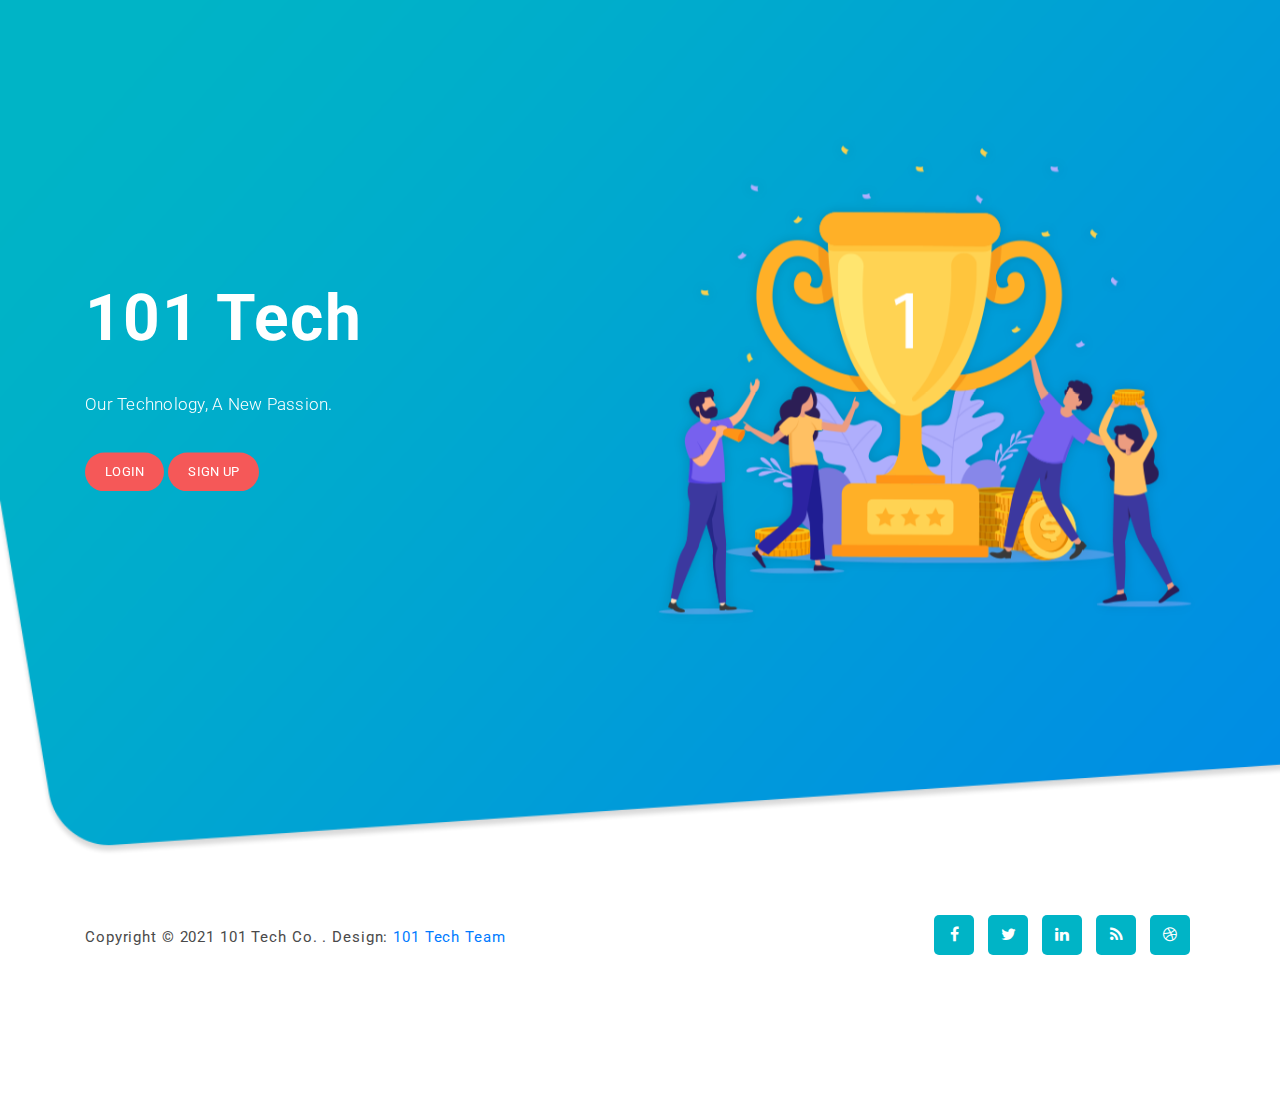
<file: welcome.html>
<!DOCTYPE html>
<html lang="en">

  <head>

    <meta charset="utf-8">
    <meta name="viewport" content="width=device-width, initial-scale=1, shrink-to-fit=no">
    <meta name="description" content="">
    <meta name="author" content="Template Mo">
    <link href="https://fonts.googleapis.com/css?family=Roboto:100,300,400,500,700,900" rel="stylesheet">

    <title>101 Tech</title>
<!--

101 Tech

https://templatemo.com/tm-537-art-factory

-->
    <!-- Additional CSS Files -->
    <link rel="stylesheet" type="text/css" href="assets/css/bootstrap.min.css">
    <link rel="stylesheet" type="text/css" href="assets/css/font-awesome.css">
    <link rel="stylesheet" type="text/css" href="assets/css/templatemo-art-factory.css">
    <link rel="stylesheet" type="text/css" href="assets/css/owl-carousel.css">

    </head>
    
    <body>
    
    <!-- ***** Preloader Start ***** -->
    <div id="preloader">
        <div class="jumper">
            <div></div>
            <div></div>
            <div></div>
        </div>
    </div>  
    <!-- ***** Preloader End ***** -->
    
    <!-- ***** Welcome Area Start ***** -->
    <div class="welcome-area" id="welcome">

        <!-- ***** Header Text Start ***** -->
        <div class="header-text">
            <div class="container">
                <div class="row">
                    <div class="left-text col-lg-6 col-md-6 col-sm-12 col-xs-12" data-scroll-reveal="enter left move 30px over 0.6s after 0.4s">
                        <h1> <strong>101 Tech</strong></h1>
                        <p>Our Technology, A New Passion.</p>
                        <a href="login.html" class="main-button-slider">LOGIN</a>
                        <a href="signup.html" class="main-button-slider">SIGN UP</a>
                    </div>
                    <div class="col-lg-6 col-md-6 col-sm-12 col-xs-12" data-scroll-reveal="enter right move 30px over 0.6s after 0.4s">
                        <img src="assets/images/slider-icon.png" class="rounded img-fluid d-block mx-auto" alt="First Vector Graphic">
                    </div>
                </div>
            </div>
        </div>
        <!-- ***** Header Text End ***** -->
    </div>
    <!-- ***** Welcome Area End ***** -->


    <!-- ***** Footer Start ***** -->
    <footer>
        <div class="container">
            <div class="row">
                <div class="col-lg-7 col-md-12 col-sm-12">
                    <p class="copyright">Copyright &copy; 2021 101 Tech Co. 
                
                . Design: <a rel="nofollow" href="https://templatemo.com">101 Tech Team</a></p>
                </div>
                <div class="col-lg-5 col-md-12 col-sm-12">
                    <ul class="social">
                        <li><a href="#"><i class="fa fa-facebook"></i></a></li>
                        <li><a href="#"><i class="fa fa-twitter"></i></a></li>
                        <li><a href="#"><i class="fa fa-linkedin"></i></a></li>
                        <li><a href="#"><i class="fa fa-rss"></i></a></li>
                        <li><a href="#"><i class="fa fa-dribbble"></i></a></li>
                    </ul>
                </div>
            </div>
        </div>
    </footer>
    
    <!-- jQuery -->
    <script src="assets/js/jquery-2.1.0.min.js"></script>

    <!-- Bootstrap -->
    <script src="assets/js/popper.js"></script>
    <script src="assets/js/bootstrap.min.js"></script>

    <!-- Plugins -->
    <script src="assets/js/owl-carousel.js"></script>
    <script src="assets/js/scrollreveal.min.js"></script>
    <script src="assets/js/waypoints.min.js"></script>
    <script src="assets/js/jquery.counterup.min.js"></script>
    <script src="assets/js/imgfix.min.js"></script> 
    
    <!-- Global Init -->
    <script src="assets/js/custom.js"></script>

  </body>
</html>
</file>
<file: assets/css/owl-carousel.css>
/**
 * Owl Carousel v2.3.4
 * Copyright 2013-2018 David Deutsch
 * Licensed under: SEE LICENSE IN https://github.com/OwlCarousel2/OwlCarousel2/blob/master/LICENSE
 */
/*
 *  Owl Carousel - Core
 */
.owl-carousel {
  display: none;
  width: 100%;
  -webkit-tap-highlight-color: transparent;
  /* position relative and z-index fix webkit rendering fonts issue */
  position: relative;
  z-index: 1; }
  .owl-carousel .owl-stage {
    position: relative;
    -ms-touch-action: pan-Y;
    touch-action: manipulation;
    -moz-backface-visibility: hidden;
    /* fix firefox animation glitch */ }
  .owl-carousel .owl-stage:after {
    content: ".";
    display: block;
    clear: both;
    visibility: hidden;
    line-height: 0;
    height: 0; }
  .owl-carousel .owl-stage-outer {
    position: relative;
    overflow: hidden;
    /* fix for flashing background */
    -webkit-transform: translate3d(0px, 0px, 0px); }
  .owl-carousel .owl-wrapper,
  .owl-carousel .owl-item {
    -webkit-backface-visibility: hidden;
    -moz-backface-visibility: hidden;
    -ms-backface-visibility: hidden;
    -webkit-transform: translate3d(0, 0, 0);
    -moz-transform: translate3d(0, 0, 0);
    -ms-transform: translate3d(0, 0, 0); }
  .owl-carousel .owl-item {
    position: relative;
    min-height: 1px;
    float: left;
    -webkit-backface-visibility: hidden;
    -webkit-tap-highlight-color: transparent;
    -webkit-touch-callout: none; }
  .owl-carousel .owl-item img {
    display: block;
    width: 100%; }
  .owl-carousel .owl-nav.disabled,
  .owl-carousel .owl-dots.disabled {
    display: none; }
  .owl-carousel .owl-nav .owl-prev,
  .owl-carousel .owl-nav .owl-next,
  .owl-carousel .owl-dot {
    cursor: pointer;
    -webkit-user-select: none;
    -khtml-user-select: none;
    -moz-user-select: none;
    -ms-user-select: none;
    user-select: none; }
  .owl-carousel .owl-nav button.owl-prev,
  .owl-carousel .owl-nav button.owl-next,
  .owl-carousel button.owl-dot {
    background: none;
    color: inherit;
    border: none;
    padding: 0 !important;
    font: inherit; }
  .owl-carousel.owl-loaded {
    display: block; }
  .owl-carousel.owl-loading {
    opacity: 0;
    display: block; }
  .owl-carousel.owl-hidden {
    opacity: 0; }
  .owl-carousel.owl-refresh .owl-item {
    visibility: hidden; }
  .owl-carousel.owl-drag .owl-item {
    -ms-touch-action: pan-y;
        touch-action: pan-y;
    -webkit-user-select: none;
    -moz-user-select: none;
    -ms-user-select: none;
    user-select: none; }
  .owl-carousel.owl-grab {
    cursor: move;
    cursor: grab; }
  .owl-carousel.owl-rtl {
    direction: rtl; }
  .owl-carousel.owl-rtl .owl-item {
    float: right; }

/* No Js */
.no-js .owl-carousel {
  display: block; }

/*
 *  Owl Carousel - Animate Plugin
 */
.owl-carousel .animated {
  animation-duration: 1000ms;
  animation-fill-mode: both; }

.owl-carousel .owl-animated-in {
  z-index: 0; }

.owl-carousel .owl-animated-out {
  z-index: 1; }

.owl-carousel .fadeOut {
  animation-name: fadeOut; }

@keyframes fadeOut {
  0% {
    opacity: 1; }
  100% {
    opacity: 0; } }

/*
 * 	Owl Carousel - Auto Height Plugin
 */
.owl-height {
  transition: height 500ms ease-in-out; }

/*
 * 	Owl Carousel - Lazy Load Plugin
 */
.owl-carousel .owl-item {
  /**
			This is introduced due to a bug in IE11 where lazy loading combined with autoheight plugin causes a wrong
			calculation of the height of the owl-item that breaks page layouts
		 */ }
  .owl-carousel .owl-item .owl-lazy {
    opacity: 0;
    transition: opacity 400ms ease; }
  .owl-carousel .owl-item .owl-lazy[src^=""], .owl-carousel .owl-item .owl-lazy:not([src]) {
    max-height: 0; }
  .owl-carousel .owl-item img.owl-lazy {
    transform-style: preserve-3d; }

/*
 * 	Owl Carousel - Video Plugin
 */
.owl-carousel .owl-video-wrapper {
  position: relative;
  height: 100%;
  background: #000; }

.owl-carousel .owl-video-play-icon {
  position: absolute;
  height: 80px;
  width: 80px;
  left: 50%;
  top: 50%;
  margin-left: -40px;
  margin-top: -40px;
  background: url("owl.video.play.png") no-repeat;
  cursor: pointer;
  z-index: 1;
  -webkit-backface-visibility: hidden;
  transition: transform 100ms ease; }

.owl-carousel .owl-video-play-icon:hover {
  -ms-transform: scale(1.3, 1.3);
      transform: scale(1.3, 1.3); }

.owl-carousel .owl-video-playing .owl-video-tn,
.owl-carousel .owl-video-playing .owl-video-play-icon {
  display: none; }

.owl-carousel .owl-video-tn {
  opacity: 0;
  height: 100%;
  background-position: center center;
  background-repeat: no-repeat;
  background-size: contain;
  transition: opacity 400ms ease; }

.owl-carousel .owl-video-frame {
  position: relative;
  z-index: 1;
  height: 100%;
  width: 100%; }
</file>
<file: style.css>
body{
    margin:0;
    padding: 0;
    background: url(dannie.jpg);
    background-size: cover;
    background-position: center;
    font-family: sans-serif;
}
.loginbox{
    width: 320px;
    height: 420px;
    background:#000;
    color: #fff;
    top:50%;
    left: 50%;
    position:absolute;
    transform:translate(-50%,-50%);
    box-sizing: border-box;
    padding: 70px 30px;
}
.avatar{

    width:100px;
    height:100px;
    border-radius: 50%;
    position: absolute;
    top: -50px;
    left:calc(50% - 50px);

}
h1{
 margin: 0;
 padding: 0 0 20px;
 text-align: center;
 font-size: 20px;
}
.loginbox p{

    margin: 0;
    padding: 0;
    font-weight: bold;
}
.loginbox input{
    width: 100%;
    margin-bottom: 20px;
}
.loginbox input[type="text"],input[type="Password"]
{

    border: none;
    border-bottom:  1px solid #fff;
    background: transparent;
    outline: none;
    height: 40px;
    color: #fff;
    font-size: 16px;
}
.loginbox input[type="submit"]
{
    border:none;
    outline: none;
    height: 40px;
    background: #fb2525;
    color: #fff;
    font-size: 18px;
    border-radius: 20px;
}
.loginbox input[ type="submit"]:hover
{
    cursor:pointer;
    background:#ffc107;
    color:#000;
}
.loginbox a{
    text-decoration: none;
    font-size: 12px;
    line-height: 20px;
    color: darkgrey;
}
.loginbox a:hover
{
color: #ffc107;
}
.signupbox{
   
    width: 320px;
    height: 520px;
    background:#000;
    color: #fff;
    top:50%;
    left: 50%;
    position:absolute;
    transform:translate(-50%,-50%);
    box-sizing: border-box;
    padding: 70px 30px;
}
h1{
    margin: 0;
    padding: 0 0 20px;
    text-align: center;
    font-size: 20px;
   }
   .signupbox p{
   
       margin: 0;
       padding: 0;
       font-weight: bold;
   }
   .signupbox input{
       width: 100%;
       margin-bottom: 20px;
   }
   .signupbox input[type="text"],input[type="Password"]
   {
   
       border: none;
       border-bottom:  1px solid #fff;
       background: transparent;
       outline: none;
       height: 40px;
       color: #fff;
       font-size: 16px;
   }
   .signupbox input[type="submit"]
   {
       border:none;
       outline: none;
       height: 40px;
       background: #fb2525;
       color: #fff;
       font-size: 18px;
       border-radius: 20px;
   }
   .signupbox input[ type="submit"]:hover
   {
       cursor:pointer;
       background:#ffc107;
       color:#000;
   }
   .signupbox a{
       text-decoration: none;
       font-size: 12px;
       line-height: 20px;
       color: darkgrey;
   }
   .signupbox a:hover
   {
   color: #ffc107;
   }
</file>
<file: assets/css/templatemo-art-factory.css>
/*

ART FACTORY

https://templatemo.com/tm-537-art-factory

*/

/* 
---------------------------------------------
Table of contents
---------------------------------------------
01. font & reset css
02. reset
03. global styles
04. header
05. welcome
06. features
07. team
08. pricing
09. blog
10. contact
11. footer
12. preloader

--------------------------------------------- 
*/

/* 
---------------------------------------------
font & reset css
--------------------------------------------- 
*/
@import url("https://fonts.googleapis.com/css?family=Roboto:100,300,400,500,700,900");
/* 
---------------------------------------------
reset
--------------------------------------------- 
*/
html,
body,
div,
span,
applet,
object,
iframe,
h1,
h2,
h3,
h4,
h5,
h6,
p,
blockquote,
div pre,
a,
abbr,
acronym,
address,
big,
cite,
code,
del,
dfn,
em,
font,
img,
ins,
kbd,
q,
s,
samp,
small,
strike,
strong,
sub,
sup,
tt,
var,
b,
u,
i,
center,
dl,
dt,
dd,
ol,
ul,
li,
figure,
header,
nav,
section,
article,
aside,
footer,
figcaption {
  margin: 0;
  padding: 0;
  border: 0;
  outline: 0;
}

.clearfix:after {
  content: ".";
  display: block;
  clear: both;
  visibility: hidden;
  line-height: 0;
  height: 0;
}

.clearfix {
  display: inline-block;
}

html[xmlns] .clearfix {
  display: block;
}

* html .clearfix {
  height: 1%;
}

ul,
li {
  padding: 0;
  margin: 0;
  list-style: none;
}

header,
nav,
section,
article,
aside,
footer,
hgroup {
  display: block;
}

* {
  box-sizing: border-box;
}

html,
body {
  font-family: "Roboto", sans-serif;
  font-weight: 400;
  background-color: #fff;
  font-size: 16px;
  -ms-text-size-adjust: 100%;
  -webkit-font-smoothing: antialiased;
  -moz-osx-font-smoothing: grayscale;
}

a {
  text-decoration: none !important;
}

h1,
h2,
h3,
h4,
h5,
h6 {
  margin-top: 0px;
  margin-bottom: 0px;
}

ul {
  margin-bottom: 0px;
}

p {
  font-size: 15px;
  line-height: 25px;
  color: #4a4a4a;
}

/* 
---------------------------------------------
global styles
--------------------------------------------- 
*/
html,
body {
  background: #fff;
  font-family: "Roboto", sans-serif;
}

::selection {
  background: #ff589e;
  color: #fff;
}

::-moz-selection {
  background: #ff589e;
  color: #fff;
}

@media (max-width: 991px) {
  html,
  body {
    overflow-x: hidden;
  }
  .mobile-top-fix {
    margin-top: 30px;
    margin-bottom: 0px;
  }
  .mobile-bottom-fix {
    margin-bottom: 30px;
  }
  .mobile-bottom-fix-big {
    margin-bottom: 60px;
  }
}

a.main-button-slider {
  font-size: 13px;
  border-radius: 20px;
  padding: 12px 20px;
  background-color: #f55858;
  text-transform: uppercase;
  color: #fff;
  letter-spacing: 0.25px;
  -webkit-transition: all 0.3s ease 0s;
  -moz-transition: all 0.3s ease 0s;
  -o-transition: all 0.3s ease 0s;
  transition: all 0.3s ease 0s;
}

a.main-button-slider:hover {
  background-color: #0088e8;
}

a.main-button {
  font-size: 13px;
  border-radius: 20px;
  padding: 12px 20px;
  background-color: #00b4c6;
  text-transform: uppercase;
  color: #fff;
  letter-spacing: 0.25px;
  -webkit-transition: all 0.3s ease 0s;
  -moz-transition: all 0.3s ease 0s;
  -o-transition: all 0.3s ease 0s;
  transition: all 0.3s ease 0s;
}

a.main-button:hover {
  background-color: #0088e8;
}

button.main-button {
  outline: none;
  border: none;
  cursor: pointer;
  font-size: 13px;
  border-radius: 20px;
  padding: 10px 20px;
  background-color: #f55858;
  text-transform: uppercase;
  color: #fff;
  letter-spacing: 0.25px;
  -webkit-transition: all 0.3s ease 0s;
  -moz-transition: all 0.3s ease 0s;
  -o-transition: all 0.3s ease 0s;
  transition: all 0.3s ease 0s;
}

button.main-button:hover {
  background-color: #0088e8;
}

.section-heading h2 {
  text-align: center;
  font-size: 48px;
  font-weight: 300;
  color: #232323;
  margin-bottom: 20px;
}

.section-heading p {
  font-size: 17px;
  color: #777;
  text-align: center;
}

/* 
---------------------------------------------
header
--------------------------------------------- 
*/

.background-header {
  background-color: #fff;
  height: 80px !important;
  position: fixed !important;
  top: 0px;
  left: 0px;
  right: 0px;
  box-shadow: 0px 0px 10px rgba(0, 0, 0, 0.15) !important;
}

.background-header .logo,
.background-header .main-nav .nav li a {
  color: #1e1e1e !important;
}

.background-header .main-nav .nav > li:hover > a {
  color: #f55858 !important;
}

.background-header .main-nav .nav > li > ul > li:hover > a {
  color: #f55858 !important;
}

.background-header .nav li a.active {
  color: #f55858 !important;
}

.header-area {
  position: absolute;
  top: 0px;
  left: 0px;
  right: 0px;
  z-index: 100;
  height: 100px;
  -webkit-transition: all 0.5s ease 0s;
  -moz-transition: all 0.5s ease 0s;
  -o-transition: all 0.5s ease 0s;
  transition: all 0.5s ease 0s;
}

.header-area .main-nav {
  min-height: 80px;
  background: transparent;
}

.header-area .main-nav .logo {
  line-height: 80px;
  color: #fff;
  font-size: 28px;
  font-weight: 700;
  text-transform: uppercase;
  letter-spacing: 2px;
  float: left;
  -webkit-transition: all 0.3s ease 0s;
  -moz-transition: all 0.3s ease 0s;
  -o-transition: all 0.3s ease 0s;
  transition: all 0.3s ease 0s;
}

.header-area .main-nav .nav {
  float: right;
  margin-top: 27px;
  margin-left: 20px;
  margin-right: 0px;
  -webkit-transition: all 0.3s ease 0s;
  -moz-transition: all 0.3s ease 0s;
  -o-transition: all 0.3s ease 0s;
  transition: all 0.3s ease 0s;
  position: relative;
  z-index: 999;
}

.header-area .main-nav .nav li {
  padding-left: 20px;
  padding-right: 20px;
}

.header-area .main-nav .nav li:last-child {
  padding-right: 0px;
}

.header-area .main-nav .nav li a {
  display: block;
  font-weight: 500;
  font-size: 13px;
  color: #fff;
  text-transform: uppercase;
  -webkit-transition: all 0.3s ease 0s;
  -moz-transition: all 0.3s ease 0s;
  -o-transition: all 0.3s ease 0s;
  transition: all 0.3s ease 0s;
  height: 40px;
  line-height: 40px;
  border: transparent;
  letter-spacing: 1px;
}

.header-area .main-nav .nav li:hover a {
  color: #f55858;
}

.header-area .main-nav .nav li.submenu {
  position: relative;
  padding-right: 35px;
}

.header-area .main-nav .nav li.submenu:after {
  font-family: FontAwesome;
  content: "\f107";
  font-size: 12px;
  color: #fff;
  position: absolute;
  right: 18px;
  top: 12px;
}

.header-area.background-header .main-nav .nav li.submenu:after {
  color: #000;
}

.header-area .main-nav .nav li.submenu ul {
  position: absolute;
  width: 200px;
  box-shadow: 0 2px 28px 0 rgba(0, 0, 0, 0.06);
  overflow: hidden;
  top: 40px;
  opacity: 0;
  transform: translateY(-2em);
  visibility: hidden;
  z-index: -1;
  transition: all 0.3s ease-in-out 0s, visibility 0s linear 0.3s,
    z-index 0s linear 0.01s;
}

.header-area .main-nav .nav li.submenu ul li {
  margin-left: 0px;
  padding-left: 0px;
  padding-right: 0px;
}

.header-area .main-nav .nav li.submenu ul li a {
  display: block;
  background: #fff;
  color: #3b566e;
  padding-left: 20px;
  height: 40px;
  line-height: 40px;
  -webkit-transition: all 0.3s ease 0s;
  -moz-transition: all 0.3s ease 0s;
  -o-transition: all 0.3s ease 0s;
  transition: all 0.3s ease 0s;
  position: relative;
  font-size: 13px;
  border-bottom: 1px solid #f5f5f5;
}

.header-area .main-nav .nav li.submenu ul li a:before {
  content: "";
  position: absolute;
  width: 0px;
  height: 40px;
  left: 0px;
  top: 0px;
  bottom: 0px;
  -webkit-transition: all 0.3s ease 0s;
  -moz-transition: all 0.3s ease 0s;
  -o-transition: all 0.3s ease 0s;
  transition: all 0.3s ease 0s;
  background: #f55858;
}

.header-area .main-nav .nav li.submenu ul li a:hover {
  background: #fff;
  color: #f55858;
  padding-left: 25px;
}

.header-area .main-nav .nav li.submenu ul li a:hover:before {
  width: 3px;
}

.header-area .main-nav .nav li.submenu:hover ul {
  visibility: visible;
  opacity: 1;
  z-index: 1;
  transform: translateY(0%);
  transition-delay: 0s, 0s, 0.3s;
}

.header-area .main-nav .menu-trigger {
  cursor: pointer;
  display: block;
  position: absolute;
  top: 23px;
  width: 32px;
  height: 40px;
  text-indent: -9999em;
  z-index: 99;
  right: 40px;
  display: none;
}

.header-area .main-nav .menu-trigger span,
.header-area .main-nav .menu-trigger span:before,
.header-area .main-nav .menu-trigger span:after {
  -moz-transition: all 0.4s;
  -o-transition: all 0.4s;
  -webkit-transition: all 0.4s;
  transition: all 0.4s;
  background-color: #fff;
  display: block;
  position: absolute;
  width: 30px;
  height: 2px;
  left: 0;
}

.background-header .main-nav .menu-trigger span,
.background-header .main-nav .menu-trigger span:before,
.background-header .main-nav .menu-trigger span:after {
  background-color: #1e1e1e;
}

.header-area .main-nav .menu-trigger span:before,
.header-area .main-nav .menu-trigger span:after {
  -moz-transition: all 0.4s;
  -o-transition: all 0.4s;
  -webkit-transition: all 0.4s;
  transition: all 0.4s;
  background-color: #fff;
  display: block;
  position: absolute;
  width: 30px;
  height: 2px;
  left: 0;
  width: 75%;
}

.background-header .main-nav .menu-trigger span:before,
.background-header .main-nav .menu-trigger span:after {
  background-color: #1e1e1e;
}

.header-area .main-nav .menu-trigger span:before,
.header-area .main-nav .menu-trigger span:after {
  content: "";
}

.header-area .main-nav .menu-trigger span {
  top: 16px;
}

.header-area .main-nav .menu-trigger span:before {
  -moz-transform-origin: 33% 100%;
  -ms-transform-origin: 33% 100%;
  -webkit-transform-origin: 33% 100%;
  transform-origin: 33% 100%;
  top: -10px;
  z-index: 10;
}

.header-area .main-nav .menu-trigger span:after {
  -moz-transform-origin: 33% 0;
  -ms-transform-origin: 33% 0;
  -webkit-transform-origin: 33% 0;
  transform-origin: 33% 0;
  top: 10px;
}

.header-area .main-nav .menu-trigger.active span,
.header-area .main-nav .menu-trigger.active span:before,
.header-area .main-nav .menu-trigger.active span:after {
  background-color: transparent;
  width: 100%;
}

.header-area .main-nav .menu-trigger.active span:before {
  -moz-transform: translateY(6px) translateX(1px) rotate(45deg);
  -ms-transform: translateY(6px) translateX(1px) rotate(45deg);
  -webkit-transform: translateY(6px) translateX(1px) rotate(45deg);
  transform: translateY(6px) translateX(1px) rotate(45deg);
  background-color: #fff;
}

.background-header .main-nav .menu-trigger.active span:before {
  background-color: #1e1e1e;
}

.header-area .main-nav .menu-trigger.active span:after {
  -moz-transform: translateY(-6px) translateX(1px) rotate(-45deg);
  -ms-transform: translateY(-6px) translateX(1px) rotate(-45deg);
  -webkit-transform: translateY(-6px) translateX(1px) rotate(-45deg);
  transform: translateY(-6px) translateX(1px) rotate(-45deg);
  background-color: #fff;
}

.background-header .main-nav .menu-trigger.active span:after {
  background-color: #1e1e1e;
}

.header-area.header-sticky {
  min-height: 80px;
}

.header-area.header-sticky .nav {
  margin-top: 20px !important;
}

.header-area.header-sticky .nav li a.active {
  color: #f55858;
}

@media (max-width: 1200px) {
  .header-area .main-nav .nav li {
    padding-left: 12px;
    padding-right: 12px;
  }
  .header-area .main-nav:before {
    display: none;
  }
}

@media (max-width: 991px) {
  .header-area {
    padding: 0px 15px;
    height: 80px;
    box-shadow: none;
    text-align: center;
  }
  .header-area .container {
    padding: 0px;
  }
  .header-area .logo {
    margin-left: 30px;
  }
  .header-area .menu-trigger {
    display: block !important;
  }
  .header-area .main-nav {
    overflow: hidden;
  }
  .header-area .main-nav .nav {
    float: none;
    width: 100%;
    margin-top: 80px !important;
    display: none;
    -webkit-transition: all 0s ease 0s;
    -moz-transition: all 0s ease 0s;
    -o-transition: all 0s ease 0s;
    transition: all 0s ease 0s;
    margin-left: 0px;
  }
  .header-area .main-nav .nav li:first-child {
    border-top: 1px solid #eee;
  }
  .header-area .main-nav .nav li {
    width: 100%;
    background: #fff;
    border-bottom: 1px solid #eee;
    padding-left: 0px !important;
    padding-right: 0px !important;
  }
  .header-area .main-nav .nav li a {
    height: 50px !important;
    line-height: 50px !important;
    padding: 0px !important;
    border: none !important;
    background: #fff !important;
    color: #3b566e !important;
  }
  .header-area .main-nav .nav li a:hover {
    background: #eee !important;
  }
  .header-area .main-nav .nav > li > a:hover,
  .header-area .main-nav .nav .submenu > ul > li > a:hover {
    color: #f55858;
  }
  .header-area .main-nav .nav li.submenu ul {
    position: relative;
    visibility: inherit;
    opacity: 1;
    z-index: 1;
    transform: translateY(0%);
    transition-delay: 0s, 0s, 0.3s;
    top: 0px;
    width: 100%;
    box-shadow: none;
    height: 0px;
  }
  .header-area .main-nav .nav li.submenu ul li a {
    font-size: 12px;
    font-weight: 400;
  }
  .header-area .main-nav .nav li.submenu ul li a:hover:before {
    width: 0px;
  }
  .header-area .main-nav .nav li.submenu ul.active {
    height: auto !important;
  }
  .header-area .main-nav .nav li.submenu:after {
    color: #3b566e;
    right: 25px;
    font-size: 14px;
    top: 15px;
  }
  .header-area .main-nav .nav li.submenu:hover ul,
  .header-area .main-nav .nav li.submenu:focus ul {
    height: 0px;
  }
}

@media (min-width: 992px) {
  .header-area .main-nav .nav {
    display: flex !important;
  }
}

/* 
---------------------------------------------
welcome
--------------------------------------------- 
*/
#welcome {
  overflow: hidden;
  position: relative;
  display: flex;
  align-items: center;
  justify-content: center;
  background-image: url(../images/banner-bg.png);
  background-repeat: no-repeat;
/*
TRY IT ... with or without CENTER CENTER
  background-position: center center; 
*/
  background-size: cover;
  width: 100%;
  height: 105vh;
  margin-top: -10vh;
}

.welcome-area .header-text {
  position: absolute;
  top: 55%;
  transform: translateY(-60%);
  text-align: left;
  width: 100%;
}

.welcome-area .header-text .left-text {
  align-self: center;
}

.welcome-area .header-text h1 {
  font-weight: 400;
  font-size: 64px;
  line-height: 80px;
  letter-spacing: 1.4px;
  margin-bottom: 30px;
  color: #fff;
}

.welcome-area .header-text p {
  font-weight: 300;
  font-size: 17px;
  color: #fff;
  line-height: 30px;
  letter-spacing: 0.25px;
  margin-bottom: 40px;
  position: relative;
}

@media (max-width: 991px) {
  .welcome-area .header-text {
    top: 55% !important;
    transform: perspective(1px) translateY(-60%) !important;
  }
  .welcome-area .header-text h1 {
    font-size: 36px;
    line-height: 50px;
    color: #fff;
    margin-bottom: 15px;
  }
  .welcome-area .header-text h1 span {
    color: #fff;
  }
  .welcome-area .header-text p {
    color: #fff;
    margin-bottom: 30px;
  }
}

@media (max-width: 820px) {
  .welcome-area .header-text {
    top: 55% !important;
    transform: perspective(1px) translateY(-60%) !important;
  }
  .welcome-area .header-text h1 {
    font-size: 36px;
    line-height: 50px;
    margin-bottom: 15px;
  }
  .welcome-area .header-text p {
    margin-bottom: 30px;
  }
}

@media (max-width: 765px) {
  .welcome-area {
    margin-bottom: 100px;
  }
  .welcome-area .header-text {
    top: 55% !important;
    transform: perspective(1px) translateY(-50%) !important;
    text-align: center;
  }
  .welcome-area .header-text .buttons {
    display: none;
  }
  .welcome-area .header-text h1 {
    font-weight: 600;
    font-size: 24px !important;
    line-height: 30px !important;
    margin-bottom: 20px !important;
  }
  .welcome-area .header-text h1 span {
    color: #fff;
  }
  .welcome-area .header-text p {
    text-align: center;
    color: #fff;
    font-size: 14px;
    line-height: 22px;
    margin-bottom: 40px;
  }
  .welcome-area .header-text img {
    width: 80%;
    margin-top: 20px;
  }
}

/*
---------------------------------------------
about
---------------------------------------------
*/

#about {
  padding: 120px 0px;
  border-bottom: 1px solid #eee;
}

@media (max-width: 765px) {
  #about {
    padding: 20px 0px 120px 0px;
  }
}

#about .right-text {
  align-self: center;
}

#about .right-text p {
  margin-bottom: 40px;
}

#about2 {
  padding: 120px 0px;
}

#about2 .right-image {
  align-self: center;
}

#about h5,
#about2 h5 {
  font-size: 26px;
  font-weight: 700;
  color: #1e1e1e;
  line-height: 40px;
  margin-bottom: 25px;
  letter-spacing: 0.5px;
}

#about p,
#about2 p {
  margin-bottom: 30px;
  font-size: 16px;
  line-height: 30px;
  letter-spacing: 0.5px;
}

#about2 ul li img {
  display: inline;
  float: left;
}

#about2 ul li .text {
  margin-left: 80px;
}

#about2 ul li .text h6 {
  padding-top: 12px;
  font-size: 21px;
  font-weight: 500;
  color: #1e1e1e;
  margin-bottom: 20px;
}

/* 
---------------------------------------------
services
--------------------------------------------- 
*/
#services {
  position: relative;
  padding: 120px 0px 90px 0px;
  background: rgba(0, 136, 232, 1);
  background: -moz-linear-gradient(
    -45deg,
    rgba(0, 136, 232, 1) 0%,
    rgba(0, 182, 198, 1) 0%,
    rgba(0, 136, 232, 1) 100%
  );
  background: -webkit-gradient(
    left top,
    right bottom,
    color-stop(0%, rgba(0, 136, 232, 1)),
    color-stop(0%, rgba(0, 182, 198, 1)),
    color-stop(100%, rgba(0, 136, 232, 1))
  );
  background: -webkit-linear-gradient(
    -45deg,
    rgba(0, 136, 232, 1) 0%,
    rgba(0, 182, 198, 1) 0%,
    rgba(0, 136, 232, 1) 100%
  );
  background: -o-linear-gradient(
    -45deg,
    rgba(0, 136, 232, 1) 0%,
    rgba(0, 182, 198, 1) 0%,
    rgba(0, 136, 232, 1) 100%
  );
  background: -ms-linear-gradient(
    -45deg,
    rgba(0, 136, 232, 1) 0%,
    rgba(0, 182, 198, 1) 0%,
    rgba(0, 136, 232, 1) 100%
  );
  background: linear-gradient(
    135deg,
    rgba(0, 136, 232, 1) 0%,
    rgba(0, 182, 198, 1) 0%,
    rgba(0, 136, 232, 1) 100%
  );
  filter: progid:DXImageTransform.Microsoft.gradient( startColorstr='#0088e8', endColorstr='#0088e8', GradientType=1 );
}

.service-item {
  cursor: pointer;
  display: block;
  background: #ffffff;
  box-shadow: 0 2px 48px 0 rgba(0, 0, 0, 0.1);
  padding: 40px 30px;
  text-align: center;
  -webkit-transition: all 0.3s ease 0s;
  -moz-transition: all 0.3s ease 0s;
  -o-transition: all 0.3s ease 0s;
  transition: all 0.3s ease 0s;
  position: relative;
}

@media screen and (max-width: 920px) {
  .service-item {
    margin: 0px 30px !important;
  }
}

.service-item:hover .icon,
.service-item:hover a.main-button {
  background-color: #0088e8;
}

.service-item .icon {
  text-align: center;
  -webkit-transition: all 0.3s ease 0s;
  -moz-transition: all 0.3s ease 0s;
  -o-transition: all 0.3s ease 0s;
  transition: all 0.3s ease 0s;
  width: 100px;
  height: 100px;
  line-height: 100px;
  margin: auto;
  position: relative;
  margin-bottom: 30px;
  background: #fafafa;
  -webkit-border-radius: 50%;
  -moz-border-radius: 50%;
  border-radius: 50%;
  position: relative;
}

.service-item .icon img {
  max-width: 80px;
  position: absolute;
  top: 50%;
  left: 50%;
  transform: translate(-50%, -50%);
  border-radius: 50px;
}

.service-item .service-title {
  font-weight: 500;
  font-size: 18px;
  color: #1e1e1e;
  letter-spacing: 0.7px;
  margin-bottom: 15px;
  position: relative;
  z-index: 2;
}

.service-item p {
  font-weight: 400;
  font-size: 13px;
  color: #777;
  letter-spacing: 0.5px;
  line-height: 25px;
  position: relative;
  z-index: 2;
}

.service-item a.main-button {
  margin-top: 30px;
  display: inline-block;
}

.owl-carousel .owl-dots {
  margin-top: 60px;
  text-align: center;
  align-self: center;
}

.owl-carousel button.owl-dot span {
  border-radius: 50%;
  background-color: #fff;
  width: 5px;
  height: 5px;
  display: inline-block;
  margin: 0px 5px;
}

.owl-carousel button.active span {
  width: 8px;
  height: 8px;
  padding-top: 1.5px;
}

.owl-carousel {
  position: relative;
}

.owl-carousel .owl-nav button.owl-next span {
  top: 32%;
  border-radius: 50%;
  font-size: 36px;
  color: #fff;
  right: -80px;
  width: 60px;
  height: 60px;
  line-height: 60px;
  text-align: center;
  display: inline-block;
  background-color: rgba(250, 250, 250, 0.15);
  position: absolute;
}

.owl-carousel .owl-nav button.owl-prev span {
  top: 32%;
  border-radius: 50%;
  font-size: 36px;
  color: #fff;
  left: -80px;
  width: 60px;
  height: 60px;
  line-height: 60px;
  text-align: center;
  display: inline-block;
  background-color: rgba(250, 250, 250, 0.15);
  position: absolute;
}

@media screen and (max-width: 1320px) {
  .owl-carousel .owl-nav {
    display: none !important;
  }
}

/*
---------------------------------------------
accordions
---------------------------------------------
*/

#frequently-question {
  padding: 120px 0px;
}

#frequently-question .section-heading p {
  margin-bottom: 80px;
}

#frequently-question .left-text {
  align-self: center !important;
}

#frequently-question .left-text h5 {
  font-size: 26px;
  font-weight: 700;
  color: #1e1e1e;
  line-height: 40px;
  margin-bottom: 25px;
  letter-spacing: 0.5px;
}

#frequently-question .left-text p {
  margin-bottom: 30px;
  font-size: 16px;
  line-height: 30px;
  letter-spacing: 0.5px;
}

#frequently-question .left-text span {
  font-size: 16px;
  color: #4a4a4a;
  margin-bottom: 50px;
  display: block;
}

#frequently-question .left-text span a {
  font-weight: 500;
}

@media (max-width: 765px) {
  #frequently-question .left-text {
    margin-bottom: 60px;
  }
}

.accordions {
  background-color: #f7f7f7;
}
.accordion-head {
  padding: 20px;
  font-size: 20px;
  cursor: pointer;
  transition: color 200ms ease-in-out;
  border-bottom: 1px solid #fff;
}
@media screen and (min-width: 768px) {
  .accordion-head {
    padding: 1rem;
    font-size: 1.2rem;
  }
}
.accordion-head .icon {
  float: right;
  transition: transform 200ms ease-in-out;
}
.accordion-head.is-open {
  color: #0088e8;
  border-bottom: none;
}
.accordion-head.is-open .icon {
  transform: rotate(45deg);
}
.accordion-body {
  overflow: hidden;
  height: 0;
  transition: height 300ms ease-in-out;
  border-bottom: 1px solid #fff;
}
.accordion-body > .content {
  padding: 20px;
  padding-top: 0;
}

/* 
---------------------------------------------
contact
--------------------------------------------- 
*/

#contact-us .container-fluid {
  padding-right: 0px;
  padding-left: 0px;
  overflow-x: hidden;
}

#contact-us .col-lg-6 {
  padding-left: 0px;
  padding-right: 0px;
}

#contact-us h5 {
  font-weight: 500;
  font-size: 18px;
  color: #1e1e1e;
  letter-spacing: 0.25px;
  line-height: 26px;
}

.contact-text {
  font-weight: 400;
  font-size: 14px;
  color: #6f8ba4;
  letter-spacing: 0.6px;
  line-height: 26px;
}

.contact-text p {
  margin-bottom: 28px;
}

.contact-field {
  background-color: rgba(250, 250, 250, 0.3);
}

.contact-form {
  padding: 100px;
  background: rgba(0, 136, 232, 1);
  background: -moz-linear-gradient(
    -45deg,
    rgba(0, 136, 232, 1) 0%,
    rgba(0, 182, 198, 1) 0%,
    rgba(0, 136, 232, 1) 100%
  );
  background: -webkit-gradient(
    left top,
    right bottom,
    color-stop(0%, rgba(0, 136, 232, 1)),
    color-stop(0%, rgba(0, 182, 198, 1)),
    color-stop(100%, rgba(0, 136, 232, 1))
  );
  background: -webkit-linear-gradient(
    -45deg,
    rgba(0, 136, 232, 1) 0%,
    rgba(0, 182, 198, 1) 0%,
    rgba(0, 136, 232, 1) 100%
  );
  background: -o-linear-gradient(
    -45deg,
    rgba(0, 136, 232, 1) 0%,
    rgba(0, 182, 198, 1) 0%,
    rgba(0, 136, 232, 1) 100%
  );
  background: -ms-linear-gradient(
    -45deg,
    rgba(0, 136, 232, 1) 0%,
    rgba(0, 182, 198, 1) 0%,
    rgba(0, 136, 232, 1) 100%
  );
  background: linear-gradient(
    135deg,
    rgba(0, 136, 232, 1) 0%,
    rgba(0, 182, 198, 1) 0%,
    rgba(0, 136, 232, 1) 100%
  );
  filter: progid:DXImageTransform.Microsoft.gradient( startColorstr='#0088e8', endColorstr='#0088e8', GradientType=1 );
}

@media (max-width: 765px) {
  .contact-form {
    padding: 60px;
    margin-top: -7px;
  }
}

.contact-form input,
.contact-form textarea {
  color: #777;
  font-size: 14px;
  border: none;
  width: 100%;
  height: 50px;
  outline: none;
  padding-left: 20px;
  padding-right: 20px;
  border-radius: 0px;
  -webkit-appearance: none;
  -moz-appearance: none;
  appearance: none;
  margin-bottom: 30px;
}

.contact-form textarea {
  height: 150px;
  resize: none;
  padding: 20px;
}

.contact-form {
  text-align: center;
}

.contact-form ::-webkit-input-placeholder {
  /* Edge */
  color: #fff;
}

.contact-form :-ms-input-placeholder {
  /* Internet Explorer 10-11 */
  color: #fff;
}

.contact-form ::placeholder {
  color: #fff;
}

/* 
---------------------------------------------
footer
--------------------------------------------- 
*/
footer {
  background-color: #fff;
  padding: 60px 0px;
}

footer .social {
  overflow: hidden;
  text-align: right;
}

footer .social li {
  margin: 0px 5px;
  display: inline-block;
}

footer .social li a {
  color: #fff;
  text-align: center;
  background-color: #00b4c6;
  width: 40px;
  height: 40px;
  line-height: 40px;
  border-radius: 5px;
  display: inline-block;
  font-size: 16px;
  -webkit-transition: all 0.3s ease 0s;
  -moz-transition: all 0.3s ease 0s;
  -o-transition: all 0.3s ease 0s;
  transition: all 0.3s ease 0s;
}

footer .social li a:hover {
  background-color: #0088e8;
  color: #fff;
}

footer .copyright {
  margin-top: 10px;
  font-weight: 400;
  font-size: 15px;
  color: #4a4a4a;
  letter-spacing: 0.88px;
  text-transform: capitalize;
}

@media (max-width: 991px) {
  footer .copyright {
    text-align: center;
  }
  footer .social {
    text-align: center;
    margin-top: 15px;
  }
}

/* 
---------------------------------------------
preloader
--------------------------------------------- 
*/
#preloader {
  overflow: hidden;
  background-image: linear-gradient(145deg, #00b4c6 0%, #0088e8 100%);
  left: 0;
  right: 0;
  top: 0;
  bottom: 0;
  position: fixed;
  z-index: 9999;
  color: #fff;
}

#preloader .jumper {
  left: 0;
  top: 0;
  right: 0;
  bottom: 0;
  display: block;
  position: absolute;
  margin: auto;
  width: 50px;
  height: 50px;
}

#preloader .jumper > div {
  background-color: #fff;
  width: 10px;
  height: 10px;
  border-radius: 100%;
  -webkit-animation-fill-mode: both;
  animation-fill-mode: both;
  position: absolute;
  opacity: 0;
  width: 50px;
  height: 50px;
  -webkit-animation: jumper 1s 0s linear infinite;
  animation: jumper 1s 0s linear infinite;
}

#preloader .jumper > div:nth-child(2) {
  -webkit-animation-delay: 0.33333s;
  animation-delay: 0.33333s;
}

#preloader .jumper > div:nth-child(3) {
  -webkit-animation-delay: 0.66666s;
  animation-delay: 0.66666s;
}

@-webkit-keyframes jumper {
  0% {
    opacity: 0;
    -webkit-transform: scale(0);
    transform: scale(0);
  }
  5% {
    opacity: 1;
  }
  100% {
    -webkit-transform: scale(1);
    transform: scale(1);
    opacity: 0;
  }
}

@keyframes jumper {
  0% {
    opacity: 0;
    -webkit-transform: scale(0);
    transform: scale(0);
  }
  5% {
    opacity: 1;
  }
  100% {
    opacity: 0;
  }
}
</file>
